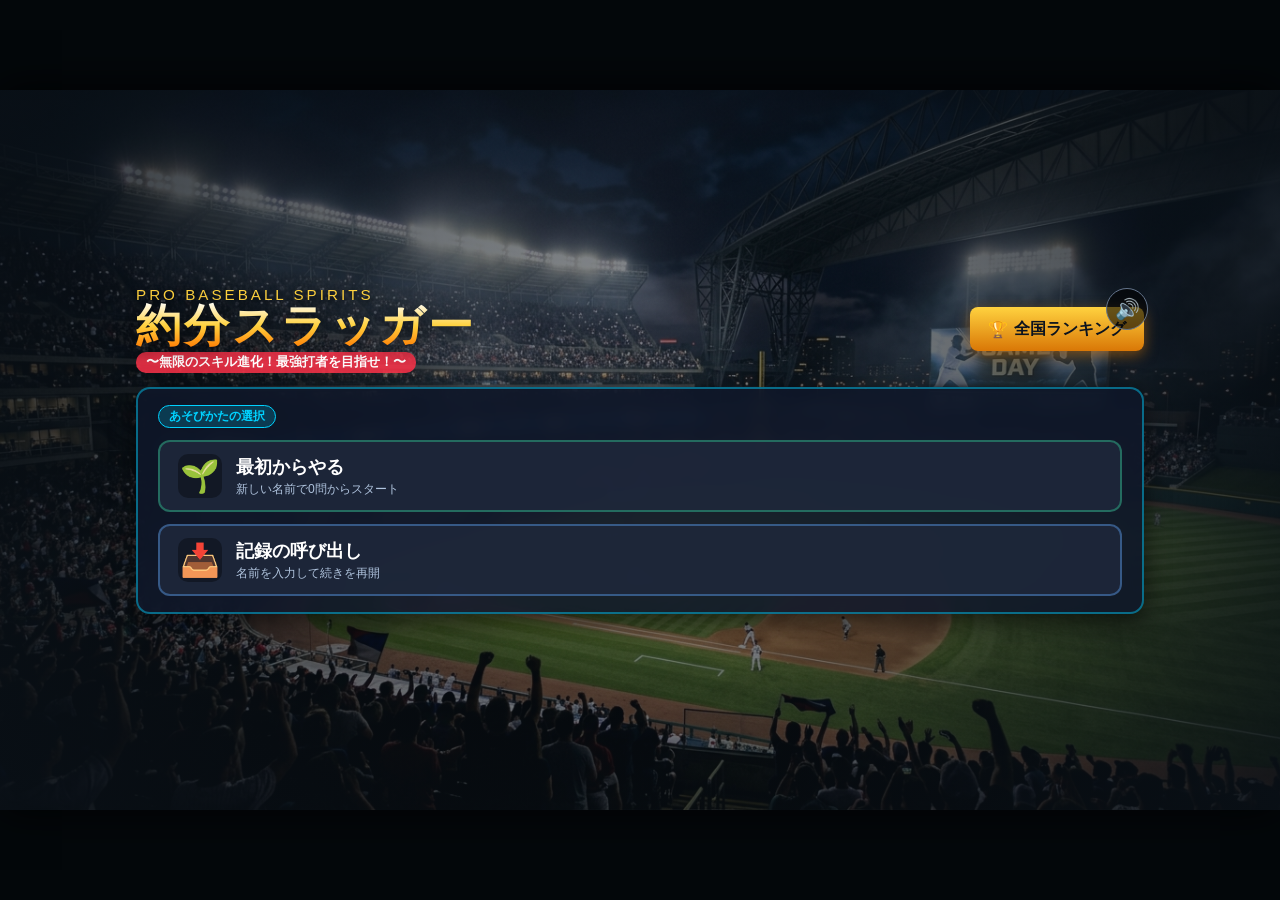
<file: index.html>
<!DOCTYPE html>
<html lang="ja">
<head>
  <meta charset="UTF-8">
  <meta name="viewport" content="width=device-width, initial-scale=1.0, maximum-scale=1.0, user-scalable=no">
  <title>プロベースボール・スピリッツ：約分スラッガー 果てなき育成ロード</title>
  <link rel="stylesheet" href="style.css">
</head>
<body>
  <div id="app-container">

    <!-- ⚡ フィーバーオーバーレイ -->
    <div id="fever-overlay" class="fever-screen-glow"></div>

    <!-- ホームラン演出カットイン -->
    <div id="homerun-cutin" class="homerun-modal hide">
      <div class="homerun-content">
        <img src="assets/homerun_blast.jpg" alt="ホームラン！" class="homerun-img">
        <div class="homerun-banner">
          <div class="homerun-text-sub">JACKPOT SLAM!</div>
          <div class="homerun-text-main" id="cutin-title">特大ホームラン！！</div>
          <div class="homerun-bonus-pts" id="cutin-stat-up">約分せいかい！ 通算本塁打 UP!</div>
        </div>
      </div>
    </div>

    <!-- 紙吹雪Canvas -->
    <canvas id="confetti-canvas"></canvas>

    <!-- ==================== 1. タイトル画面（ワイド横長レイアウト） ==================== -->
    <section id="screen-title" class="screen active">
      <div class="title-bg-wrapper">
        <img src="assets/bg_stadium.jpg" alt="スタジアム" class="title-bg">
        <div class="title-vignette"></div>
      </div>

      <div class="title-content-wide">
        <!-- 上部横長ヘッダー：タイトルロゴ＆全国ランキング＆音量ボタン -->
        <div class="title-top-bar-wide">
          <div class="title-logo-block">
            <span class="logo-sub-wide">PRO BASEBALL SPIRITS</span>
            <h1 class="logo-main-wide">約分スラッガー</h1>
            <span class="logo-tag-wide">〜無限のスキル進化！最強打者を目指せ！〜</span>
          </div>
          <div class="title-top-btns">
            <button id="btn-title-ranking" class="btn btn-gold">
              <span class="btn-icon">🏆</span> 全国ランキング
            </button>
            <button id="btn-mute" class="btn-mute" title="おとのON/OFF">🔊</button>
          </div>
        </div>

        <!-- メインエリア：ワイドグリッド -->
        <div class="title-grid-wide" id="title-grid-wide">
          <!-- 前回の続きカード（本体にデータが残っている場合のみ表示） -->
          <div id="resume-box" class="title-card-wide resume-card-wide hide">
            <div class="card-tag-row">
              <span class="badge-tag-green">前回のセーブデータ</span>
              <span class="player-rank-badge" id="resume-rank">D</span>
            </div>
            <div class="resume-hero-name" id="resume-name">選手名</div>
            <div class="resume-stats-strip">
              <div class="rst-item"><span class="rst-lbl">正解数</span><strong id="resume-solved-count">0</strong>問</div>
              <div class="rst-item"><span class="rst-lbl">本塁打</span><strong id="resume-hr-count">0</strong>本</div>
              <div class="rst-item"><span class="rst-lbl">最長飛距離</span><strong id="resume-dist-count">0</strong>m</div>
            </div>
            <button id="btn-resume-start" class="btn btn-primary btn-pulse btn-resume-cta">
              <span>▶ このつづきから遊ぶ！</span>
            </button>
          </div>

          <!-- 2大選択カード：「最初からやる」と「記録の呼び出し」 -->
          <div class="title-card-wide options-card-wide">
            <div class="card-tag-row">
              <span class="badge-tag-blue">あそびかたの選択</span>
            </div>
            <div class="options-btn-pair">
              <!-- ボタン1: 最初からやる -->
              <button id="btn-choice-new" class="opt-choice-btn btn-opt-new">
                <div class="opt-icon">🌱</div>
                <div class="opt-info">
                  <span class="opt-title">最初からやる</span>
                  <span class="opt-desc">新しい名前で0問からスタート</span>
                </div>
              </button>

              <!-- ボタン2: 記録の呼び出し -->
              <button id="btn-choice-load" class="opt-choice-btn btn-opt-load">
                <div class="opt-icon">📥</div>
                <div class="opt-info">
                  <span class="opt-title">記録の呼び出し</span>
                  <span class="opt-desc">名前を入力して続きを再開</span>
                </div>
              </button>
            </div>
          </div>
        </div>
      </div>
    </section>

    <!-- ==================== モーダル: 最初からやる ==================== -->
    <div id="modal-start-new" class="modal-card-overlay hide">
      <div class="modal-dialog-box">
        <div class="modal-dialog-header">
          <h3>🌱 最初からやる</h3>
          <button id="btn-close-modal-new" class="modal-close-btn" title="とじる">✕</button>
        </div>
        <div class="modal-dialog-body">
          <p class="dialog-instruction">新しい選手名（なまえ）をいれてね：</p>
          <input type="text" id="input-new-player-name" maxlength="10" placeholder="せんしゅめい（10文字まで）" autocomplete="off">
          <p class="dialog-hint">※最初に入力した名前でセーブされ、いつでも続きから遊べます。</p>
          <div class="dialog-actions">
            <button id="btn-confirm-new-start" class="btn btn-primary btn-pulse">
              <span>0問からスタート！ ▶</span>
            </button>
          </div>
        </div>
      </div>
    </div>

    <!-- ==================== モーダル: 記録の呼び出し ==================== -->
    <div id="modal-start-load" class="modal-card-overlay hide">
      <div class="modal-dialog-box">
        <div class="modal-dialog-header">
          <h3>📥 記録の呼び出し</h3>
          <button id="btn-close-modal-load" class="modal-close-btn" title="とじる">✕</button>
        </div>
        <div class="modal-dialog-body">
          <p class="dialog-instruction">とうろくした選手名を入力してね：</p>
          <input type="text" id="input-load-player-name" maxlength="10" placeholder="とうろくした選手名" autocomplete="off">
          <p class="dialog-hint">※前回の正解数・ホームラン・飛距離を呼び出して再開します。</p>
          <div class="dialog-actions">
            <button id="btn-confirm-load-start" class="btn btn-secondary">
              <span>呼び出してスタート！ ▶</span>
            </button>
          </div>
        </div>
      </div>
    </div>

    <!-- ==================== 3. 試合（エンドレス育成）画面 ==================== -->
    <section id="screen-game" class="screen hide">
      <div class="game-bg-wrapper">
        <img src="assets/pitcher_duel.jpg" alt="ピッチャー対決" class="game-bg">
        <div class="game-bg-overlay"></div>
      </div>

      <!-- 上部スコアボード＆選手能力バー -->
      <div class="scoreboard-bar">
        <!-- 選手名＆ランク＆自慢スキル -->
        <div class="player-identity-box">
          <div class="player-rank-badge" id="hud-player-rank">D</div>
          <div class="player-name-wrap">
            <div class="player-name-skill-row">
              <span class="hud-player-name" id="hud-player-name">選手名</span>
              <span class="hud-proud-skill" id="hud-proud-skill">【期待の新人】</span>
            </div>
            <span class="hud-rank-next" id="hud-rank-next">次のランクまで あと 50問</span>
          </div>
        </div>

        <!-- 通算せいかい数（何問解いたか） -->
        <div class="solved-counter-box">
          <span class="counter-label">通算せいかい</span>
          <span class="counter-val"><strong id="hud-total-solved">0</strong> <small>問</small></span>
          <span class="session-gain" id="hud-session-gain">(+0)</span>
        </div>

        <!-- ストライクランプ＆走者 -->
        <div class="stadium-count-box">
          <div class="strike-lights">
            <span class="strike-label">S</span>
            <span class="strike-dot" id="strike-1"></span>
            <span class="strike-dot" id="strike-2"></span>
          </div>
          <div class="runner-bases">
            <div id="base-2" class="base base-2"></div>
            <div id="base-3" class="base base-3"></div>
            <div id="base-1" class="base base-1"></div>
          </div>
        </div>

        <!-- 選手ステータス（弾道・ミート・パワー・HR） -->
        <div class="stat-capsules">
          <div class="stat-cap">
            <span class="cap-lbl">弾道</span>
            <span class="cap-val" id="hud-trajectory">1</span>
          </div>
          <div class="stat-cap">
            <span class="cap-lbl">ミート</span>
            <span class="cap-val" id="hud-meet">E 40</span>
          </div>
          <div class="stat-cap">
            <span class="cap-lbl">パワー</span>
            <span class="cap-val" id="hud-power">E 40</span>
          </div>
          <div class="stat-cap stat-hr">
            <span class="cap-lbl">本塁打</span>
            <span class="cap-val" id="hud-hr">0本</span>
          </div>
        </div>

        <!-- 💾 いつでも休憩・セーブボタン -->
        <button id="btn-save-rest" class="btn btn-save-rest" title="進捗をセーブして休憩する">
          <span>💾 きゅうけい</span>
        </button>
      </div>

      <!-- 実況アナウンステロップ -->
      <div id="announcer-box" class="announcer-box">
        <span class="announcer-icon">📢</span>
        <span id="announcer-text" class="announcer-text">上も下も割れる公約数を選んでスイング！</span>
      </div>

      <!-- メインエリア：左右分割レイアウト -->
      <div class="game-main-split">
        <!-- 左側：打席＆約分ノートゾーン -->
        <div class="battle-left-zone">
          <div class="pitch-header">
            <span class="pitch-speed" id="pitch-speed">150 km/h</span>
            <span class="pitch-badge" id="yakubun-badge">約分せよ！</span>
          </div>

          <!-- 教科書風・約分ステップノート（約分しきった分数を大きく表示！） -->
          <div class="fraction-notebook" id="fraction-notebook">
            <div class="step-card" id="step-0">
              <div class="step-tag">投球された数</div>
              <div class="fraction-display">
                <div class="num-wrapper"><span class="fraction-num" id="display-num">18</span></div>
                <div class="fraction-line"></div>
                <div class="den-wrapper"><span class="fraction-den" id="display-den">24</span></div>
              </div>
            </div>
            <div class="step-history" id="step-history"></div>
          </div>

          <!-- 途中約分の応援メッセージ -->
          <div id="step-hint-box" class="step-hint-box hide">
            <span id="step-hint-text">ナイスヒット！まだ割れるぞ！次は何で割る？</span>
          </div>
        </div>

        <!-- 右側：2〜20のわる数ボタングリッド（連打防止ロック機能付き） -->
        <div class="keypad-right-zone">
          <div class="palette-header">
            <span class="palette-title">⚾ 何でわる？（公約数をタップ！）</span>
          </div>
          <div class="divisor-grid" id="divisor-grid">
            <button class="div-btn" data-val="2">÷ 2</button>
            <button class="div-btn" data-val="3">÷ 3</button>
            <button class="div-btn" data-val="4">÷ 4</button>
            <button class="div-btn" data-val="5">÷ 5</button>
            <button class="div-btn" data-val="6">÷ 6</button>
            <button class="div-btn" data-val="7">÷ 7</button>
            <button class="div-btn" data-val="8">÷ 8</button>
            <button class="div-btn" data-val="9">÷ 9</button>
            <button class="div-btn" data-val="10">÷ 10</button>
            <button class="div-btn" data-val="11">÷ 11</button>
            <button class="div-btn" data-val="12">÷ 12</button>
            <button class="div-btn" data-val="13">÷ 13</button>
            <button class="div-btn" data-val="14">÷ 14</button>
            <button class="div-btn" data-val="15">÷ 15</button>
            <button class="div-btn" data-val="16">÷ 16</button>
            <button class="div-btn" data-val="17">÷ 17</button>
            <button class="div-btn" data-val="18">÷ 18</button>
            <button class="div-btn" data-val="19">÷ 19</button>
            <button class="div-btn" data-val="20">÷ 20</button>
          </div>
        </div>
      </div>
    </section>

    <!-- ==================== 3.5 ご褒美バッティング（10問に1回・1球入魂）画面 ==================== -->
    <section id="screen-batting" class="screen hide">
      <!-- 背景カメラレイヤー 1: 打席視点（投手対決） -->
      <div id="batting-layer-batter" class="batting-layer active">
        <img src="assets/pitcher_duel.jpg" alt="スタジアム対決" class="batting-bg-img">
        <div class="batting-overlay"></div>
      </div>

      <!-- 背景カメラレイヤー 2: 実況中継カメラ視点（外野パノラマ・打球追尾） -->
      <div id="batting-layer-broadcast" class="batting-layer">
        <img id="batting-img-broadcast" src="assets/stadium_outfield_cam.jpg" alt="外野中継カメラ" class="batting-bg-img broadcast-cam">
        <div class="batting-overlay"></div>
      </div>

      <!-- インパクト時の閃光フラッシュ -->
      <div id="batting-impact-flash"></div>

      <!-- バッティング描画Canvas -->
      <canvas id="batting-canvas"></canvas>

      <!-- 上部ご褒美バー -->
      <div class="batting-header-bar">
        <span class="batting-reward-badge">🌟 10問達成ご褒美！</span>
        <span class="batting-sub-msg" id="batting-status-text">絶好球が来るぞ！【1球入魂】スイング！</span>
        <span class="batting-power-badge" id="batting-player-stats-badge">ミート: E 40 / パワー: E 40</span>
      </div>

      <!-- 対決ライバル投手HUD（ランキング上位・実力派投手） -->
      <div id="batting-rival-card" class="batting-rival-card">
        <div class="rival-header-row">
          <span class="rival-tag">🔥 VS 相手投手</span>
          <span id="batting-rival-rank-badge" class="rival-rank-badge rank-s">S</span>
        </div>
        <div class="rival-info-main">
          <div class="rival-name-group">
            <span id="batting-rival-name" class="rival-name">わたなべ 投手</span>
            <span id="batting-rival-sub" class="rival-sub">全国2位 / 62本塁打</span>
          </div>
        </div>
        <div class="rival-stats-bar">
          <span class="rival-stat-item">MAX: <strong id="batting-rival-speed">156 km/h</strong></span>
          <span class="rival-stat-item">球種: <strong id="batting-rival-pitches">ストレート・フォーク</strong></span>
          <span class="rival-stat-item">制球: <strong id="batting-rival-control" class="rival-control-tag">4隅を突く</strong></span>
        </div>
      </div>

      <!-- 投球時の球種ポップアップテロップ -->
      <div id="batting-pitch-callout" class="batting-pitch-callout">
        <span id="batting-pitch-callout-type" class="pitch-type-text">⚡ 156km/h 剛速球！</span>
      </div>

      <!-- 飛距離リアルタイムメーターHUD -->
      <div id="batting-meter-hud" class="batting-meter-hud">
        <span>🚀 飛距離:</span>
        <span id="batting-meter-val" class="meter-val">0m</span>
      </div>

      <!-- 実況テロップ -->
      <div id="batting-broadcast-ticker" class="batting-broadcast-ticker">
        <div class="ticker-badge">🎙️ 実況</div>
        <div id="batting-ticker-text" class="ticker-text">打ったぁぁぁー！大きい！レフトへ！</div>
      </div>

      <!-- ホームランポップアップ -->
      <div id="batting-homerun-popup" class="batting-homerun-popup">
        <div class="hr-big-title">特大ホームラン！！</div>
        <div class="hr-dist" id="batting-hr-dist-text">推定飛距離 145m！</div>
      </div>

      <!-- 対戦相手ルーレット（スロット抽選）モーダル -->
      <div id="batting-roulette-modal" class="batting-roulette-modal hide">
        <div class="roulette-container">
          <div class="roulette-header">
            <span class="roulette-title-badge">🎰 MATCHUP ROULETTE 🎰</span>
            <h2 class="roulette-title">対戦相手を抽選中！</h2>
          </div>

          <div class="roulette-window-wrapper">
            <div class="roulette-pointer left">▶</div>
            <div class="roulette-pointer right">◀</div>
            <div class="roulette-target-frame"></div>
            <div id="roulette-reel-window" class="roulette-reel-window">
              <div id="roulette-reel-strip" class="roulette-reel-strip">
                <!-- 動的に生成されるライバル投手カード一覧 -->
              </div>
            </div>
          </div>

          <!-- 手動STOPボタン（子どもたちがタップして止められる） -->
          <div class="roulette-action-area">
            <button id="btn-roulette-stop" class="btn-roulette-stop" type="button">
              <span class="stop-icon">🛑</span> STOP!!
            </button>
            <div class="roulette-tip">※ タップでSTOP！ または自動で止まります</div>
          </div>
        </div>

        <!-- 決定時のインパクトカード（ズームアップ＆フラッシュ） -->
        <div id="roulette-decided-card" class="roulette-decided-card hide">
          <div class="decided-badge">🔥 対戦相手決定！ 🔥</div>
          <div class="decided-pitcher-box">
            <div class="decided-header-row">
              <span class="decided-tag">相手投手</span>
              <span id="roulette-decided-rank" class="rival-rank-badge rank-s">S</span>
            </div>
            <div class="decided-name-row">
              <div id="roulette-decided-name" class="decided-name">稜久くん 投手</div>
              <div id="roulette-decided-sub" class="decided-sub">全国1位 / 89本塁打</div>
            </div>
            <div class="decided-stats-row">
              <span>MAX: <strong id="roulette-decided-speed">164 km/h</strong></span>
              <span>球種: <strong id="roulette-decided-pitches">火の玉ストレート・フォーク</strong></span>
            </div>
          </div>
          <div class="decided-playball-text">PLAY BALL !!</div>
        </div>
      </div>

      <!-- タブレット・スマホ用特大スイングボタン -->
      <button id="btn-batting-swing-touch" class="btn-batting-touch" tabindex="-1">
        <span>打つ！</span>
        <span class="touch-sub">SWING</span>
      </button>

      <!-- ガイド案内 -->
      <div class="batting-guide-tip">
        💻 PC: <strong>マウスで狙って [スペース] か [クリック]</strong> | 📱 タブレット: <strong>ドラッグで狙って [打つ！]</strong>
      </div>
    </section>

    <!-- ==================== 4. リザルト（セーブ完了・選手カード）画面 ==================== -->
    <section id="screen-result" class="screen hide">
      <div class="result-card player-card-style">
        <div class="result-header">
          <img src="assets/trophy_mvp.jpg" alt="MVPトロフィー" class="result-trophy-img">
          <div class="result-title-group">
            <div class="game-set-badge">PROGRESS SAVED</div>
            <h2 class="result-title">きゅうけい・選手データセーブ完了</h2>
            <div class="result-player-name-row">
              <span class="result-player-name" id="res-player-name">選手名（固定）</span>
              <span class="primary-skill-tag" id="res-proud-skill">🌟 【期待の新人】</span>
            </div>
          </div>
          <div class="final-rank-circle" id="res-final-rank">D</div>
        </div>

        <!-- 通算成果サマリー -->
        <div class="solved-progress-summary">
          <div class="progress-col">
            <span class="p-lbl">今回といた問数</span>
            <span class="p-val highlight-green" id="res-session-gain">+0 問</span>
          </div>
          <div class="progress-col">
            <span class="p-lbl">通算せいかい数</span>
            <span class="p-val highlight-gold" id="res-total-solved">0 問</span>
          </div>
          <div class="progress-col">
            <span class="p-lbl">次の目標まで</span>
            <span class="p-val" id="res-next-remain">あと 50 問</span>
          </div>
        </div>

        <!-- 選手能力カード -->
        <div class="player-ability-card">
          <div class="ability-row">
            <div class="stat-box">
              <span class="stat-lbl">弾道</span>
              <span class="stat-grade" id="res-trajectory">1</span>
              <span class="stat-name-sub" id="res-trajectory-name">グラウンダー</span>
            </div>
            <div class="stat-box">
              <span class="stat-lbl">ミート</span>
              <span class="stat-grade highlight-blue" id="res-meet-grade">E</span>
              <span class="stat-num" id="res-meet-num">40</span>
            </div>
            <div class="stat-box">
              <span class="stat-lbl">パワー</span>
              <span class="stat-grade highlight-gold" id="res-power-grade">E</span>
              <span class="stat-num" id="res-power-num">40</span>
            </div>
          </div>

          <div class="stats-summary-row">
            <div class="sum-item">通算本塁打: <strong id="res-hr-count">0</strong> 本</div>
            <div class="sum-item">自己最長飛距離: <strong id="res-max-dist" style="color:var(--gold);">0</strong> m</div>
            <div class="sum-item">通算総飛距離: <strong id="res-total-dist" style="color:var(--accent-blue);">0</strong> m</div>
            <div class="sum-item">通算安打: <strong id="res-hit-count">0</strong> 本</div>
            <div class="sum-item">通算三振: <strong id="res-so-count">0</strong> 回</div>
          </div>

          <div class="special-abilities-wrap">
            <span class="skills-label">獲得した能力・称号（全スキル）：</span>
            <div class="skills-tags" id="res-special-skills"></div>
          </div>
        </div>

        <!-- スプレッドシート登録状況 -->
        <div id="register-status" class="register-status-box">
          <span class="status-icon">📡</span>
          <span id="register-msg">スプレッドシートに上書き記録完了！</span>
        </div>

        <!-- ボタン群 -->
        <div class="result-buttons">
          <button id="btn-continue" class="btn btn-primary btn-pulse">
            <span class="btn-icon">⚾</span> つづけて練習する！
          </button>
          <button id="btn-result-ranking" class="btn btn-secondary">
            <span class="btn-icon">🏆</span> 全国ランキングで自慢する！
          </button>
          <button id="btn-back-title" class="btn btn-outline">
            <span class="btn-icon">🏠</span> タイトルへもどる
          </button>
        </div>
      </div>
    </section>

    <!-- ==================== 5. ランキングモーダル（自慢スタジアム） ==================== -->
    <section id="screen-ranking" class="screen hide">
      <div class="modal-card ranking-modal">
        <div class="ranking-header">
          <h2>🏆 全国スラッガーランキング</h2>
          <div class="ranking-sub">全国のライバルに自慢のスキルとホームラン記録を見せつけろ！</div>
          <!-- ランキング切り替えタブ（問数 / 最長飛距離 / ホームラン数） -->
          <div class="ranking-nav-tabs" id="ranking-nav-tabs">
            <button class="rank-tab-btn active" data-tab="score">📚 正解問数</button>
            <button class="rank-tab-btn" data-tab="distance">🚀 最長飛距離</button>
            <button class="rank-tab-btn" data-tab="homerun">⚾ ホームラン数</button>
          </div>
        </div>

        <div id="ranking-offline-alert" class="offline-alert hide">
          📴 オフラインのためランキングを表示できません。インターネット接続を確認してください。
        </div>

        <!-- あなたの自慢カード（ランキング上部に特大表示） -->
        <div id="my-rank-card" class="my-rank-card hide">
          <div class="my-rank-top">
            <span class="my-rank-badge" id="my-rank-badge">あなた: 第 - 位</span>
            <div class="my-rank-name-wrap">
              <span id="my-rank-name">--</span>
              <span class="player-rank-badge" id="my-rank-grade">D</span>
            </div>
            <div class="my-rank-score-wrap">
              <span class="my-rank-score" id="my-rank-score">0 問</span>
            </div>
          </div>
          <div class="my-rank-skill-row">
            <span class="skill-intro-lbl">🌟 あなたの自慢スキル:</span>
            <span class="primary-skill-tag" id="my-rank-skill">【期待の新人】</span>
          </div>
          <div class="my-rank-stats-row" id="my-rank-stats">
            弾道: グラウンダー / ミート: E 40 / パワー: E 40
          </div>
        </div>

        <div class="ranking-list-wrap">
          <table class="ranking-table">
            <thead>
              <tr>
                <th style="width: 14%;">順位</th>
                <th style="width: 60%;">選手 ＆ 自慢の記録</th>
                <th id="th-ranking-metric" style="width: 26%; text-align: right;">通算問数</th>
              </tr>
            </thead>
            <tbody id="ranking-tbody"></tbody>
          </table>
          <div id="ranking-loading" class="ranking-loading">読み込み中...</div>
        </div>

        <button id="btn-ranking-close" class="btn btn-primary">とじる</button>
      </div>
    </section>

  </div>

  <script src="sound.js"></script>
  <script src="api.js"></script>
  <script src="main.js"></script>
</body>
</html>
</file>
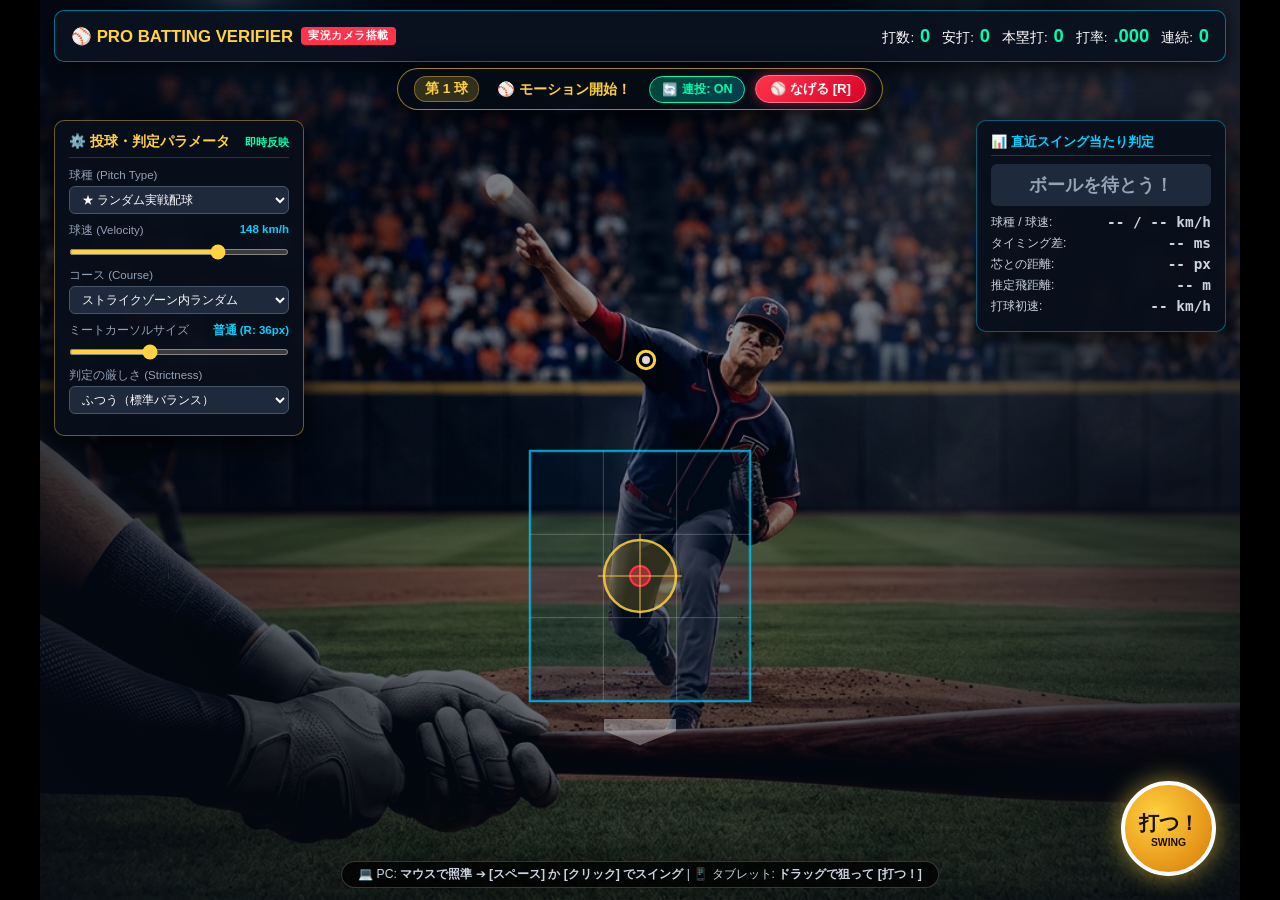
<file: batting.html>
<!DOCTYPE html>
<html lang="ja">
<head>
  <meta charset="UTF-8">
  <meta name="viewport" content="width=device-width, initial-scale=1.0, maximum-scale=1.0, user-scalable=no">
  <title>プロスピ風 バッティング独立検証プロトタイプ ⚾🔥</title>
  <style>
    :root {
      --gold: #ffd23f;
      --accent-blue: #00d2ff;
      --accent-red: #ff334b;
      --accent-green: #00ffaa;
      --bg-dark: #070d18;
    }

    * { box-sizing: border-box; user-select: none; margin: 0; padding: 0; }

    html, body {
      width: 100%;
      height: 100%;
      overflow: hidden;
      background: #000;
      font-family: 'Segoe UI', 'Hiragino Sans', 'Meiryo', sans-serif;
      color: #fff;
    }

    #app-container {
      position: relative;
      width: 100%;
      height: 100%;
      max-width: 1200px;
      margin: 0 auto;
      background: var(--bg-dark);
      overflow: hidden;
      box-shadow: 0 0 40px rgba(0, 0, 0, 0.9);
    }

    /* 画面シェイクアニメーション（着弾時の衝撃） */
    @keyframes screenShake {
      0% { transform: translate(0, 0); }
      15% { transform: translate(-8px, 8px) rotate(-0.5deg); }
      30% { transform: translate(8px, -7px) rotate(0.5deg); }
      45% { transform: translate(-6px, 5px); }
      60% { transform: translate(6px, -4px); }
      75% { transform: translate(-3px, 2px); }
      100% { transform: translate(0, 0); }
    }

    #app-container.shake {
      animation: screenShake 0.45s cubic-bezier(0.36, 0.07, 0.19, 0.97) both;
    }

    /* 背景スタジアム（2つのカメラレイヤー） */
    .stadium-layer {
      position: absolute;
      top: 0; left: 0; width: 100%; height: 100%;
      transition: opacity 0.35s ease;
      opacity: 0;
      pointer-events: none;
      z-index: 1;
      overflow: hidden;
    }

    .stadium-layer.active {
      opacity: 1;
    }

    .stadium-img {
      position: absolute;
      top: 0; left: 0; width: 100%; height: 100%;
      object-fit: cover;
      filter: brightness(0.7) contrast(1.1);
      transition: transform 0.4s ease-out;
    }

    /* 中継カメラ用のダイナミック・パン */
    .stadium-img.broadcast-cam {
      filter: brightness(0.85) contrast(1.15);
      transform: scale(1.05);
    }

    .stadium-overlay {
      position: absolute;
      top: 0; left: 0; width: 100%; height: 100%;
      background: radial-gradient(circle at 50% 40%, rgba(0, 30, 70, 0.15) 0%, rgba(5, 10, 20, 0.85) 100%);
      z-index: 2;
    }

    /* インパクト時の閃光フラッシュ */
    #impact-flash {
      position: absolute;
      top: 0; left: 0; width: 100%; height: 100%;
      background: #ffffff;
      opacity: 0;
      pointer-events: none;
      z-index: 45;
      transition: opacity 0.25s ease-out;
    }

    #impact-flash.flash {
      opacity: 0.92;
      transition: none;
    }

    /* ゲームCanvas */
    #game-canvas {
      position: absolute;
      top: 0; left: 0; width: 100%; height: 100%;
      z-index: 5;
      cursor: crosshair;
      touch-action: none;
    }

    /* HUD ヘッダー */
    .hud-header {
      position: absolute;
      top: 10px; left: 14px; right: 14px;
      height: 52px;
      z-index: 20;
      display: flex;
      align-items: center;
      justify-content: space-between;
      background: rgba(10, 18, 32, 0.92);
      border: 1.5px solid rgba(0, 210, 255, 0.5);
      border-radius: 10px;
      padding: 0 16px;
      box-shadow: 0 4px 20px rgba(0, 0, 0, 0.7);
    }

    .hud-title {
      font-size: 1.05rem;
      font-weight: 900;
      color: var(--gold);
      display: flex;
      align-items: center;
      gap: 8px;
    }

    .hud-badge {
      font-size: 0.68rem;
      background: var(--accent-red);
      color: #fff;
      padding: 2px 7px;
      border-radius: 4px;
      letter-spacing: 0.5px;
    }

    .hud-stats {
      display: flex;
      align-items: center;
      gap: 12px;
      font-size: 0.85rem;
    }

    .hud-stat-item strong {
      color: var(--accent-green);
      font-size: 1.15rem;
      margin-left: 2px;
    }

    /* 中央ステータス・ピッチバー（連投コントロール） */
    .pitch-status-bar {
      position: absolute;
      top: 68px; left: 50%;
      transform: translateX(-50%);
      z-index: 22;
      display: flex;
      align-items: center;
      gap: 10px;
      background: rgba(6, 12, 22, 0.92);
      border: 1.5px solid rgba(255, 210, 63, 0.6);
      border-radius: 30px;
      padding: 6px 16px;
      box-shadow: 0 6px 25px rgba(0, 0, 0, 0.75);
      backdrop-filter: blur(6px);
      white-space: nowrap;
    }

    .pitch-count-badge {
      font-size: 0.85rem;
      font-weight: bold;
      color: var(--gold);
      background: rgba(255, 210, 63, 0.18);
      padding: 3px 10px;
      border-radius: 12px;
      border: 1px solid rgba(255, 210, 63, 0.4);
    }

    .pitch-state-text {
      font-size: 0.9rem;
      font-weight: 800;
      color: #fff;
      min-width: 150px;
      text-align: center;
    }

    .btn-bar {
      background: #1e293b;
      color: #cbd5e1;
      border: 1px solid #475569;
      border-radius: 16px;
      padding: 4px 12px;
      font-size: 0.78rem;
      font-weight: bold;
      cursor: pointer;
      display: flex;
      align-items: center;
      gap: 4px;
      transition: all 0.15s;
    }

    .btn-bar:hover {
      background: #334155;
      color: #fff;
    }

    .btn-bar.active {
      background: linear-gradient(135deg, rgba(0, 255, 170, 0.25), rgba(0, 210, 255, 0.25));
      border-color: var(--accent-green);
      color: var(--accent-green);
    }

    .btn-throw-fast {
      background: linear-gradient(135deg, #ff334b, #d90429);
      color: #fff;
      border: 1.5px solid #ff758f;
      border-radius: 16px;
      padding: 4px 14px;
      font-size: 0.82rem;
      font-weight: 900;
      cursor: pointer;
      box-shadow: 0 0 12px rgba(255, 51, 75, 0.5);
      transition: transform 0.1s;
    }

    .btn-throw-fast:active {
      transform: scale(0.95);
    }

    /* リアルタイム調整パネル（画面左側） */
    .control-panel {
      position: absolute;
      top: 120px; left: 14px;
      width: 250px;
      max-height: calc(100% - 135px);
      overflow-y: auto;
      z-index: 25;
      background: rgba(8, 14, 26, 0.94);
      border: 1.5px solid rgba(255, 210, 63, 0.4);
      border-radius: 10px;
      padding: 12px 14px;
      box-shadow: 0 8px 30px rgba(0, 0, 0, 0.85);
      backdrop-filter: blur(6px);
      transition: transform 0.25s ease, opacity 0.25s ease;
    }

    .panel-toggle-btn {
      position: absolute;
      top: 120px; left: 14px;
      z-index: 24;
      background: rgba(8, 14, 26, 0.9);
      border: 1.5px solid var(--gold);
      color: var(--gold);
      border-radius: 8px;
      padding: 6px 10px;
      font-size: 0.8rem;
      font-weight: bold;
      cursor: pointer;
      box-shadow: 0 4px 15px rgba(0,0,0,0.6);
      display: none;
    }

    .panel-title {
      font-size: 0.85rem;
      font-weight: bold;
      color: var(--gold);
      border-bottom: 1px solid rgba(255, 255, 255, 0.15);
      padding-bottom: 6px;
      margin-bottom: 10px;
      display: flex;
      justify-content: space-between;
      align-items: center;
    }

    .panel-group { margin-bottom: 9px; }
    .panel-lbl {
      font-size: 0.72rem;
      color: #94a3b8;
      display: flex;
      justify-content: space-between;
      margin-bottom: 3px;
    }
    .panel-lbl span.val { color: var(--accent-blue); font-weight: bold; }

    .panel-select, .panel-range {
      width: 100%;
      background: #1e293b;
      color: #fff;
      border: 1px solid #475569;
      border-radius: 6px;
      padding: 5px 8px;
      font-size: 0.78rem;
      outline: none;
    }
    .panel-range { accent-color: var(--gold); padding: 0; height: 6px; }

    /* 直近の当たり判定モニター（画面右側） */
    .judge-monitor {
      position: absolute;
      top: 120px; right: 14px;
      width: 250px;
      z-index: 25;
      background: rgba(8, 14, 26, 0.94);
      border: 1.5px solid rgba(0, 210, 255, 0.4);
      border-radius: 10px;
      padding: 12px 14px;
      box-shadow: 0 8px 30px rgba(0, 0, 0, 0.85);
      pointer-events: none;
      backdrop-filter: blur(6px);
      transition: opacity 0.25s ease;
    }

    .monitor-title {
      font-size: 0.82rem;
      font-weight: bold;
      color: var(--accent-blue);
      border-bottom: 1px solid rgba(255, 255, 255, 0.15);
      padding-bottom: 4px;
      margin-bottom: 8px;
    }

    .result-banner {
      padding: 8px 10px;
      border-radius: 6px;
      text-align: center;
      font-size: 1.1rem;
      font-weight: 900;
      margin-bottom: 8px;
      background: #1e293b;
      color: #94a3b8;
      border: 1.5px solid transparent;
      transition: all 0.25s;
    }

    .result-banner.homerun {
      background: linear-gradient(135deg, rgba(255, 210, 63, 0.35), rgba(255, 51, 75, 0.35));
      border-color: var(--gold);
      color: var(--gold);
      text-shadow: 0 0 12px var(--gold);
    }

    .result-banner.hit {
      background: rgba(0, 255, 170, 0.25);
      border-color: var(--accent-green);
      color: var(--accent-green);
    }

    .result-banner.strike {
      background: rgba(255, 51, 75, 0.25);
      border-color: var(--accent-red);
      color: #ff8896;
    }

    .monitor-row {
      display: flex;
      justify-content: space-between;
      font-size: 0.75rem;
      margin-bottom: 4px;
      color: #cbd5e1;
    }

    .monitor-row strong { font-family: monospace; font-size: 0.9rem; }

    /* 🎙️ プロ野球実況テロップ（画面下部） */
    .broadcast-ticker {
      position: absolute;
      bottom: 22px; left: 50%;
      transform: translateX(-50%) translateY(20px);
      z-index: 38;
      background: linear-gradient(90deg, rgba(185, 28, 28, 0.94), rgba(220, 38, 38, 0.94));
      border: 2px solid var(--gold);
      border-radius: 10px;
      padding: 8px 22px;
      display: flex;
      align-items: center;
      gap: 12px;
      box-shadow: 0 6px 30px rgba(0, 0, 0, 0.85);
      opacity: 0;
      pointer-events: none;
      transition: all 0.28s cubic-bezier(0.175, 0.885, 0.32, 1.275);
      max-width: 90%;
      white-space: nowrap;
    }

    .broadcast-ticker.show {
      opacity: 1;
      transform: translateX(-50%) translateY(0);
    }

    .ticker-badge {
      background: var(--gold);
      color: #000;
      font-weight: 900;
      font-size: 0.8rem;
      padding: 3px 8px;
      border-radius: 5px;
      letter-spacing: 1px;
    }

    .ticker-text {
      color: #ffffff;
      font-weight: 900;
      font-size: 1.2rem;
      letter-spacing: 0.5px;
      text-shadow: 0 2px 5px rgba(0, 0, 0, 0.85);
    }

    /* 🚀 弾道飛距離メーターHUD */
    .flight-meter-hud {
      position: absolute;
      top: 125px; left: 50%;
      transform: translateX(-50%);
      z-index: 36;
      background: rgba(6, 12, 24, 0.88);
      border: 2px solid var(--gold);
      border-radius: 30px;
      padding: 6px 24px;
      font-size: 1.35rem;
      font-weight: 900;
      color: var(--gold);
      display: none;
      align-items: center;
      gap: 10px;
      box-shadow: 0 0 25px rgba(255, 210, 63, 0.6);
      backdrop-filter: blur(6px);
    }

    .flight-meter-hud.show {
      display: flex;
    }

    .meter-val {
      font-family: 'Segoe UI', monospace;
      font-size: 1.6rem;
      color: #ffffff;
      text-shadow: 0 0 10px var(--gold);
    }

    /* タブレット向け特大スイングボタン（画面右下） */
    .btn-touch-swing {
      position: absolute;
      bottom: 24px; right: 24px;
      width: 95px;
      height: 95px;
      border-radius: 50%;
      background: radial-gradient(circle at 35% 35%, #ffd23f, #d97706);
      border: 4px solid #ffffff;
      color: #1a0f00;
      font-size: 1.25rem;
      font-weight: 900;
      display: flex;
      flex-direction: column;
      align-items: center;
      justify-content: center;
      box-shadow: 0 0 25px rgba(255, 210, 63, 0.6);
      cursor: pointer;
      z-index: 30;
      transition: transform 0.1s;
      outline: none;
    }

    .btn-touch-swing:active {
      transform: scale(0.92);
      box-shadow: 0 0 15px rgba(255, 210, 63, 0.9);
    }

    .touch-sub { font-size: 0.65rem; font-weight: bold; }

    /* ガイド案内 */
    .guide-tip {
      position: absolute;
      bottom: 12px; left: 50%;
      transform: translateX(-50%);
      background: rgba(0, 0, 0, 0.75);
      border: 1px solid rgba(255, 255, 255, 0.2);
      border-radius: 20px;
      padding: 4px 16px;
      font-size: 0.76rem;
      color: #cbd5e1;
      z-index: 20;
      pointer-events: none;
      white-space: nowrap;
      transition: opacity 0.2s;
    }

    /* ホームランポップアップ */
    .homerun-popup {
      position: absolute;
      top: 42%; left: 50%;
      transform: translate(-50%, -50%) scale(0.5);
      opacity: 0;
      z-index: 40;
      pointer-events: none;
      transition: all 0.35s cubic-bezier(0.175, 0.885, 0.32, 1.275);
      text-align: center;
    }

    .homerun-popup.show {
      transform: translate(-50%, -50%) scale(1);
      opacity: 1;
    }

    .hr-big-title {
      font-size: 3.4rem;
      font-weight: 900;
      color: var(--gold);
      text-shadow: 0 0 30px #ff334b, 0 0 60px #ffd23f;
      letter-spacing: 3px;
    }

    .hr-dist {
      font-size: 1.8rem;
      font-weight: bold;
      color: #ffffff;
      background: rgba(0, 0, 0, 0.85);
      padding: 6px 24px;
      border-radius: 10px;
      display: inline-block;
      margin-top: 8px;
      border: 2.5px solid var(--gold);
      box-shadow: 0 0 25px rgba(255, 210, 63, 0.7);
    }

    /* レスポンシブ調整（スマホ・タブレット向け） */
    @media (max-width: 820px) {
      .hud-title span { font-size: 0.85rem; }
      .hud-stats { gap: 8px; font-size: 0.75rem; }
      .hud-stat-item strong { font-size: 0.95rem; }

      .pitch-status-bar {
        top: 66px;
        padding: 4px 10px;
        gap: 6px;
      }
      .pitch-count-badge { font-size: 0.75rem; padding: 2px 6px; }
      .pitch-state-text { font-size: 0.78rem; min-width: 110px; }
      .btn-bar { font-size: 0.7rem; padding: 3px 8px; }
      .btn-throw-fast { font-size: 0.72rem; padding: 3px 8px; }

      .panel-toggle-btn { display: block; }
      .control-panel {
        top: 160px;
        left: 10px;
        width: 220px;
        transform: translateX(-115%);
        opacity: 0;
        pointer-events: none;
      }
      .control-panel.open {
        transform: translateX(0);
        opacity: 1;
        pointer-events: auto;
      }

      .judge-monitor {
        top: auto;
        bottom: 24px;
        left: 14px;
        right: auto;
        width: 200px;
        padding: 8px 10px;
      }
      .result-banner { font-size: 0.95rem; padding: 5px; }
      .monitor-row { font-size: 0.68rem; margin-bottom: 2px; }

      .btn-touch-swing {
        width: 80px; height: 80px;
        bottom: 20px; right: 16px;
        font-size: 1.1rem;
      }

      .ticker-text { font-size: 0.95rem; }
      .hr-big-title { font-size: 2.3rem; }
      .hr-dist { font-size: 1.3rem; }
    }
  </style>
</head>
<body>
  <div id="app-container">
    <!-- 背景カメラレイヤー 1: 打席視点（投手対決） -->
    <div id="layer-batter" class="stadium-layer active">
      <img src="assets/pitcher_duel.jpg" alt="スタジアム対決" class="stadium-img">
      <div class="stadium-overlay"></div>
    </div>

    <!-- 背景カメラレイヤー 2: 実況中継カメラ視点（外野パノラマ・打球追尾） -->
    <div id="layer-broadcast" class="stadium-layer">
      <img id="img-broadcast" src="assets/stadium_outfield_cam.jpg" alt="外野中継カメラ" class="stadium-img broadcast-cam">
      <div class="stadium-overlay"></div>
    </div>

    <!-- インパクト時の閃光フラッシュ -->
    <div id="impact-flash"></div>

    <!-- ゲーム描画Canvas -->
    <canvas id="game-canvas"></canvas>

    <!-- HUD ヘッダー -->
    <header class="hud-header">
      <div class="hud-title">
        <span>⚾ PRO BATTING VERIFIER</span>
        <span class="hud-badge">実況カメラ搭載</span>
      </div>
      <div class="hud-stats">
        <div class="hud-stat-item">打数: <strong id="stat-atbats">0</strong></div>
        <div class="hud-stat-item">安打: <strong id="stat-hits">0</strong></div>
        <div class="hud-stat-item">本塁打: <strong id="stat-hrs">0</strong></div>
        <div class="hud-stat-item">打率: <strong id="stat-avg">.000</strong></div>
        <div class="hud-stat-item">連続: <strong id="stat-streak">0</strong></div>
      </div>
    </header>

    <!-- 中央ステータス・オート連投バー -->
    <div class="pitch-status-bar">
      <div id="pitch-count-badge" class="pitch-count-badge">第 1 球</div>
      <div id="pitch-state-text" class="pitch-state-text">準備中...</div>
      <button id="btn-toggle-auto" class="btn-bar active" title="自動でテンポよく次々投げます [P]">
        <span id="auto-icon">🔄</span> <span id="auto-text">連投: ON</span>
      </button>
      <button id="btn-throw-now" class="btn-throw-fast" title="今すぐ投球 [R]">
        ⚾ なげる [R]
      </button>
    </div>

    <!-- 🚀 飛距離リアルタイムメーターHUD（打球追尾中） -->
    <div id="flight-meter-hud" class="flight-meter-hud">
      <span>🚀 飛距離:</span>
      <span id="flight-meter-val" class="meter-val">0m</span>
    </div>

    <!-- 🎙️ プロ野球実況風テロップ -->
    <div id="broadcast-ticker" class="broadcast-ticker">
      <div class="ticker-badge">🎙️ 実況</div>
      <div id="ticker-text" class="ticker-text">打ったぁぁぁー！大きい！レフトへ！</div>
    </div>

    <!-- モバイル用設定トグルボタン -->
    <button id="btn-toggle-panel" class="panel-toggle-btn">⚙️ 設定</button>

    <!-- リアルタイム検証調整パネル -->
    <div id="control-panel" class="control-panel">
      <div class="panel-title">
        <span>⚙️ 投球・判定パラメータ</span>
        <small style="color:var(--accent-green);">即時反映</small>
      </div>

      <div class="panel-group">
        <div class="panel-lbl">球種 (Pitch Type)</div>
        <select id="cfg-pitch-type" class="panel-select">
          <option value="straight">ストレート（直球）</option>
          <option value="slider">スライダー（横曲がり）</option>
          <option value="fork">フォーク（縦落ち）</option>
          <option value="curve">カーブ（緩急大ドロップ）</option>
          <option value="random" selected>★ ランダム実戦配球</option>
        </select>
      </div>

      <div class="panel-group">
        <div class="panel-lbl">
          <span>球速 (Velocity)</span>
          <span class="val" id="val-speed">148 km/h</span>
        </div>
        <input type="range" id="cfg-speed" class="panel-range" min="110" max="165" value="148">
      </div>

      <div class="panel-group">
        <div class="panel-lbl">コース (Course)</div>
        <select id="cfg-course" class="panel-select">
          <option value="center">真ん中固定（テスト用）</option>
          <option value="strike" selected>ストライクゾーン内ランダム</option>
          <option value="wild">ボール球あり（シビア）</option>
        </select>
      </div>

      <div class="panel-group">
        <div class="panel-lbl">
          <span>ミートカーソルサイズ</span>
          <span class="val" id="val-cursor-size">普通 (R: 36px)</span>
        </div>
        <input type="range" id="cfg-cursor-size" class="panel-range" min="20" max="65" value="36">
      </div>

      <div class="panel-group">
        <div class="panel-lbl">判定の厳しさ (Strictness)</div>
        <select id="cfg-difficulty" class="panel-select">
          <option value="easy">やさしい（小学生向け）</option>
          <option value="normal" selected>ふつう（標準バランス）</option>
          <option value="hard">プロスピ級（ミリ秒シビア）</option>
        </select>
      </div>
    </div>

    <!-- 直近の当たり判定データモニター -->
    <div id="judge-monitor" class="judge-monitor">
      <div class="monitor-title">📊 直近スイング当たり判定</div>
      <div id="res-banner" class="result-banner">ボールを待とう！</div>
      <div class="monitor-row">
        <span>球種 / 球速:</span>
        <strong id="mon-pitch">-- / -- km/h</strong>
      </div>
      <div class="monitor-row">
        <span>タイミング差:</span>
        <strong id="mon-timing">-- ms</strong>
      </div>
      <div class="monitor-row">
        <span>芯との距離:</span>
        <strong id="mon-dist">-- px</strong>
      </div>
      <div class="monitor-row">
        <span>推定飛距離:</span>
        <strong id="mon-flight">-- m</strong>
      </div>
      <div class="monitor-row">
        <span>打球初速:</span>
        <strong id="mon-exit-velo">-- km/h</strong>
      </div>
    </div>

    <!-- ホームランポップアップ -->
    <div id="homerun-popup" class="homerun-popup">
      <div class="hr-big-title">特大ホームラン！！</div>
      <div class="hr-dist" id="hr-dist-text">推定飛距離 142m</div>
    </div>

    <!-- タブレット・スマホ用特大スイングボタン -->
    <button id="btn-swing-touch" class="btn-touch-swing" tabindex="-1">
      <span>打つ！</span>
      <span class="touch-sub">SWING</span>
    </button>

    <!-- ガイド案内 -->
    <div id="guide-tip" class="guide-tip">
      💻 PC: <strong>マウスで照準</strong> ➔ <strong>[スペース] か [クリック] でスイング</strong> | 📱 タブレット: <strong>ドラッグで狙って [打つ！]</strong>
    </div>
  </div>

  <script>
    /* ==========================================================================
       プロスピ風バッティングエンジン (BattingEngine v3.0)
       - 実況カメラ切り替えシステム (打席視点 ➔ 外野中継カメラ視点)
       - 2.5D打球追尾・放物線シミュレーション ＆ カメラパン
       - ド派手花火・虹色紙吹雪・画面シェイク・実況テロップ
       ========================================================================== */

    const canvas = document.getElementById('game-canvas');
    const ctx = canvas.getContext('2d');

    // オーディオ初期化（既存音源 + Web Audioシンセフォールバック）
    const audioCtx = new (window.AudioContext || window.webkitAudioContext)();
    let soundHit = new Audio('assets/hit.mp3');
    let soundHomerun = new Audio('assets/homerun.mp3');

    function playSound(type) {
      if (audioCtx.state === 'suspended') audioCtx.resume();
      if (type === 'hit') {
        soundHit.currentTime = 0;
        soundHit.play().catch(() => playBeep(520, 0.15));
      } else if (type === 'homerun') {
        soundHomerun.currentTime = 0;
        soundHomerun.play().catch(() => playFanfare());
      } else if (type === 'swing') {
        playWhoosh();
      } else if (type === 'catch') {
        playCatchThud();
      } else if (type === 'release') {
        playReleaseWhoosh();
      } else if (type === 'firework') {
        playFireworkBoom();
      } else if (type === 'cheer') {
        playCrowdCheer();
      }
    }

    function playWhoosh() {
      try {
        const osc = audioCtx.createOscillator();
        const gain = audioCtx.createGain();
        osc.type = 'sine';
        osc.frequency.setValueAtTime(320, audioCtx.currentTime);
        osc.frequency.exponentialRampToValueAtTime(100, audioCtx.currentTime + 0.14);
        gain.gain.setValueAtTime(0.3, audioCtx.currentTime);
        gain.gain.linearRampToValueAtTime(0.01, audioCtx.currentTime + 0.14);
        osc.connect(gain);
        gain.connect(audioCtx.destination);
        osc.start();
        osc.stop(audioCtx.currentTime + 0.14);
      } catch(e) {}
    }

    function playReleaseWhoosh() {
      try {
        const osc = audioCtx.createOscillator();
        const gain = audioCtx.createGain();
        osc.type = 'sine';
        osc.frequency.setValueAtTime(440, audioCtx.currentTime);
        osc.frequency.exponentialRampToValueAtTime(220, audioCtx.currentTime + 0.09);
        gain.gain.setValueAtTime(0.18, audioCtx.currentTime);
        gain.gain.linearRampToValueAtTime(0.01, audioCtx.currentTime + 0.09);
        osc.connect(gain);
        gain.connect(audioCtx.destination);
        osc.start();
        osc.stop(audioCtx.currentTime + 0.09);
      } catch(e) {}
    }

    function playCatchThud() {
      try {
        const osc = audioCtx.createOscillator();
        const gain = audioCtx.createGain();
        osc.type = 'triangle';
        osc.frequency.setValueAtTime(140, audioCtx.currentTime);
        osc.frequency.exponentialRampToValueAtTime(40, audioCtx.currentTime + 0.1);
        gain.gain.setValueAtTime(0.4, audioCtx.currentTime);
        gain.gain.linearRampToValueAtTime(0.01, audioCtx.currentTime + 0.1);
        osc.connect(gain);
        gain.connect(audioCtx.destination);
        osc.start();
        osc.stop(audioCtx.currentTime + 0.1);
      } catch(e) {}
    }

    function playFireworkBoom() {
      try {
        const osc = audioCtx.createOscillator();
        const gain = audioCtx.createGain();
        osc.type = 'triangle';
        osc.frequency.setValueAtTime(110, audioCtx.currentTime);
        osc.frequency.exponentialRampToValueAtTime(30, audioCtx.currentTime + 0.4);
        gain.gain.setValueAtTime(0.6, audioCtx.currentTime);
        gain.gain.exponentialRampToValueAtTime(0.01, audioCtx.currentTime + 0.4);
        osc.connect(gain);
        gain.connect(audioCtx.destination);
        osc.start();
        osc.stop(audioCtx.currentTime + 0.4);
      } catch(e) {}
    }

    function playCrowdCheer() {
      try {
        // 合成歓声音（ホワイトノイズ＋バンドパス）
        const bufferSize = audioCtx.sampleRate * 0.8;
        const buffer = audioCtx.createBuffer(1, bufferSize, audioCtx.sampleRate);
        const data = buffer.getChannelData(0);
        for (let i = 0; i < bufferSize; i++) {
          data[i] = Math.random() * 2 - 1;
        }
        const noise = audioCtx.createBufferSource();
        noise.buffer = buffer;
        const filter = audioCtx.createBiquadFilter();
        filter.type = 'bandpass';
        filter.frequency.value = 850;
        filter.Q.value = 1.2;
        const gain = audioCtx.createGain();
        gain.gain.setValueAtTime(0.2, audioCtx.currentTime);
        gain.gain.linearRampToValueAtTime(0.01, audioCtx.currentTime + 0.8);
        noise.connect(filter);
        filter.connect(gain);
        gain.connect(audioCtx.destination);
        noise.start();
      } catch(e) {}
    }

    function playBeep(freq, dur) {
      try {
        const osc = audioCtx.createOscillator();
        const gain = audioCtx.createGain();
        osc.frequency.value = freq;
        gain.gain.value = 0.2;
        osc.connect(gain);
        gain.connect(audioCtx.destination);
        osc.start();
        osc.stop(audioCtx.currentTime + dur);
      } catch(e) {}
    }

    function playFanfare() {
      [523, 659, 783, 1046, 1318].forEach((f, idx) => {
        setTimeout(() => playBeep(f, 0.3), idx * 120);
      });
    }

    // 画面サイズ調整
    let W = 0, H = 0;
    function resize() {
      const rect = canvas.getBoundingClientRect();
      W = canvas.width = rect.width;
      H = canvas.height = rect.height;
    }
    window.addEventListener('resize', resize);
    resize();

    // ゲーム統計
    const stats = {
      pitchCount: 0,
      atBats: 0,
      hits: 0,
      hrs: 0,
      streak: 0
    };

    // カメラ状態マシン: 'BATTER' (打席視点) or 'BROADCAST' (外野中継カメラ視点)
    let cameraMode = 'BATTER';

    function setCameraMode(mode) {
      cameraMode = mode;
      const layerBatter = document.getElementById('layer-batter');
      const layerBroadcast = document.getElementById('layer-broadcast');
      const judgeMonitor = document.getElementById('judge-monitor');
      const guideTip = document.getElementById('guide-tip');

      if (mode === 'BROADCAST') {
        layerBatter.classList.remove('active');
        layerBroadcast.classList.add('active');
        judgeMonitor.style.opacity = '0.3';
        guideTip.style.opacity = '0';
      } else {
        layerBroadcast.classList.remove('active');
        layerBatter.classList.add('active');
        judgeMonitor.style.opacity = '1';
        guideTip.style.opacity = '1';
        document.getElementById('broadcast-ticker').classList.remove('show');
        document.getElementById('flight-meter-hud').classList.remove('show');
      }
    }

    // オート連投モード
    let isAutoPitch = true;
    let nextPitchTimer = null;
    let pitchState = 'IDLE'; // 'IDLE', 'WINDUP', 'FLYING', 'RESULT', 'COUNTDOWN'
    let stateStartTime = performance.now();

    // ストライクゾーン（ホームベース上空の3x3枠）
    const strikeZone = {
      get x() { return W * 0.5; },
      get y() { return H * 0.64; },
      get w() { return Math.min(220, W * 0.28); },
      get h() { return Math.min(250, H * 0.36); }
    };

    // バットカーソル（ミートカーソル）
    const batCursor = {
      x: strikeZone.x,
      y: strikeZone.y,
      radius: 36,
      isSwinging: false,
      swingProgress: 0
    };

    // ボール状態（投球中）
    const ball = {
      active: false,
      x: 0,
      y: 0,
      scale: 0.15,
      pitchType: 'straight',
      speedKmh: 148,
      durationMs: 1000,
      startTime: 0,
      targetX: 0,
      targetY: 0,
      hit: false,
      hitResult: null
    };

    // 🚀 中継カメラ・打球弾道シミュレーション (Tracking Ball Engine)
    const trackingBall = {
      active: false,
      startTime: 0,
      durationMs: 2500,
      startX: 0, startY: 0,
      apexY: 0,
      endX: 0, endY: 0,
      targetDist: 140,
      isHr: false,
      isPerfect: false,
      landed: false,
      currentX: 0, currentY: 0,
      currentScale: 1.0,
      trail: []
    };

    // 🎆 パーティクルシステム（花火＆紙吹雪）
    let particles = [];
    let confettiList = [];

    // ピッチャーマウンド位置（打席視点）
    function getPitcherPos() {
      return { x: W * 0.505, y: H * 0.40 };
    }

    function setPitchState(newState) {
      pitchState = newState;
      stateStartTime = performance.now();
      updateStatusUI();
    }

    function updateStatusUI() {
      const stateElem = document.getElementById('pitch-state-text');
      const badgeElem = document.getElementById('pitch-count-badge');
      badgeElem.textContent = `第 ${stats.pitchCount || 1} 球`;

      if (pitchState === 'WINDUP') {
        stateElem.innerHTML = '<span style="color:var(--gold);">⚾ モーション開始！</span>';
      } else if (pitchState === 'FLYING') {
        stateElem.innerHTML = '<span style="color:var(--accent-red);">🔥 投球接近中！</span>';
      } else if (pitchState === 'RESULT') {
        stateElem.textContent = ball.hitResult ? getResultShortText(ball.hitResult) : '判定中...';
      } else if (pitchState === 'COUNTDOWN') {
        stateElem.innerHTML = '<span style="color:var(--accent-green);">⏱️ 次の球が来ます...</span>';
      } else {
        stateElem.textContent = isAutoPitch ? '待機中' : '⚾ [なげる] を押してね';
      }
    }

    function getResultShortText(res) {
      if (res === 'PERFECT_HOMERUN') return '💥 特大ホームラン！';
      if (res === 'HOMERUN') return '🌟 ホームラン！';
      if (res === 'HIT') return '⚾ クリーンヒット！';
      if (res === 'FOUL') return '⚠️ ファウル';
      if (res === 'GROUNDER') return 'ゴロ';
      if (res === 'CALLED_STRIKE') return '見送りストライク';
      if (res === 'CALLED_BALL') return 'ボール';
      return '💨 空振り！';
    }

    // 投球開始
    function throwPitch(forced = false) {
      if (nextPitchTimer) {
        clearTimeout(nextPitchTimer);
        nextPitchTimer = null;
      }

      // カメラを打席視点にリセット
      setCameraMode('BATTER');
      trackingBall.active = false;
      particles = [];
      confettiList = [];

      stats.pitchCount++;
      setPitchState('WINDUP');

      ball.active = false;
      ball.hit = false;
      ball.hitResult = null;
      batCursor.isSwinging = false;
      document.getElementById('homerun-popup').classList.remove('show');

      // 振りかぶりモーション演出
      setTimeout(() => {
        releasePitch();
      }, 500);
    }

    function releasePitch() {
      const pType = document.getElementById('cfg-pitch-type').value;
      const speed = parseInt(document.getElementById('cfg-speed').value, 10);
      const course = document.getElementById('cfg-course').value;

      ball.active = true;
      ball.hit = false;
      ball.hitResult = null;
      ball.startTime = performance.now();
      ball.speedKmh = speed;

      const types = ['straight', 'slider', 'fork', 'curve'];
      ball.pitchType = (pType === 'random') ? types[Math.floor(Math.random() * types.length)] : pType;

      ball.durationMs = Math.floor((150 / speed) * 950);
      if (ball.pitchType === 'curve') ball.durationMs = Math.floor(ball.durationMs * 1.25);

      const pPos = getPitcherPos();
      ball.x = pPos.x;
      ball.y = pPos.y;

      const zw = strikeZone.w * 0.75;
      const zh = strikeZone.h * 0.75;
      if (course === 'center') {
        ball.targetX = strikeZone.x;
        ball.targetY = strikeZone.y;
      } else if (course === 'strike') {
        ball.targetX = strikeZone.x + (Math.random() - 0.5) * zw;
        ball.targetY = strikeZone.y + (Math.random() - 0.5) * zh;
      } else {
        ball.targetX = strikeZone.x + (Math.random() - 0.5) * zw * 1.5;
        ball.targetY = strikeZone.y + (Math.random() - 0.5) * zh * 1.5;
      }

      setPitchState('FLYING');
      playSound('release');

      document.getElementById('res-banner').className = 'result-banner';
      document.getElementById('res-banner').textContent = 'ボール接近中...！';
      document.getElementById('mon-pitch').textContent = `${getPitchTypeName(ball.pitchType)} / ${speed} km/h`;
    }

    function getPitchTypeName(type) {
      if (type === 'straight') return 'ストレート';
      if (type === 'slider') return 'スライダー';
      if (type === 'fork') return 'フォーク';
      if (type === 'curve') return 'カーブ';
      return '直球';
    }

    // スイング実行＆当たり判定
    function executeSwing() {
      if (batCursor.isSwinging) return;
      batCursor.isSwinging = true;
      batCursor.swingProgress = 0;
      playSound('swing');

      if (!ball.active || ball.hit || pitchState !== 'FLYING') {
        return;
      }

      const now = performance.now();
      const elapsed = now - ball.startTime;
      const timingDelta = elapsed - ball.durationMs;

      const bx = ball.x;
      const by = ball.y;
      const dist = Math.hypot(batCursor.x - bx, batCursor.y - by);

      const diff = document.getElementById('cfg-difficulty').value;
      let timingTol = 1.0;
      let distTol = 1.0;
      if (diff === 'easy') { timingTol = 1.45; distTol = 1.35; }
      else if (diff === 'hard') { timingTol = 0.72; distTol = 0.82; }

      const cursorR = batCursor.radius * distTol;
      const coreR = 12 * distTol;

      const absTiming = Math.abs(timingDelta);
      let result = '';
      let flight = 0;
      let exitVelo = 0;

      if (absTiming <= 35 * timingTol && dist <= coreR) {
        result = 'PERFECT_HOMERUN';
        flight = Math.floor(138 + Math.random() * 20);
        exitVelo = Math.floor(ball.speedKmh * 1.08 + 16);
      } else if (absTiming <= 75 * timingTol && dist <= cursorR * 0.65) {
        result = 'HOMERUN';
        flight = Math.floor(122 + Math.random() * 16);
        exitVelo = Math.floor(ball.speedKmh * 1.02 + 8);
      } else if (absTiming <= 120 * timingTol && dist <= cursorR) {
        result = 'HIT';
        flight = Math.floor(75 + Math.random() * 32);
        exitVelo = Math.floor(ball.speedKmh * 0.95);
      } else if (absTiming <= 175 * timingTol && dist <= cursorR * 1.35) {
        result = (Math.random() > 0.5) ? 'FOUL' : 'GROUNDER';
        flight = Math.floor(20 + Math.random() * 35);
        exitVelo = Math.floor(ball.speedKmh * 0.75);
      } else {
        result = 'SWING_AND_MISS';
      }

      ball.hit = true;
      ball.hitResult = result;
      stats.atBats++;

      // インパクト閃光エフェクト
      triggerImpactFlash();

      if (result === 'PERFECT_HOMERUN' || result === 'HOMERUN') {
        stats.hits++;
        stats.hrs++;
        stats.streak++;
        playSound('homerun');
        // 🎬 実況中継カメラへスイッチ＆ボール弾道追尾スタート！
        startBroadcastTracking(flight, true, result === 'PERFECT_HOMERUN', timingDelta);
      } else if (result === 'HIT') {
        stats.hits++;
        stats.streak++;
        playSound('hit');
        // クリーンヒットの中継カメラ演出
        startBroadcastTracking(flight, false, false, timingDelta);
      } else {
        stats.streak = 0;
        if (result === 'FOUL') playSound('hit');
        finishPitchRound(1600);
      }

      updateStatsDisplay();
      updateMonitor(result, timingDelta, dist, flight, exitVelo);
    }

    // インパクト閃光
    function triggerImpactFlash() {
      const flash = document.getElementById('impact-flash');
      flash.classList.add('flash');
      setTimeout(() => flash.classList.remove('flash'), 50);
    }

    // 🎬 実況中継カメラ演出の開始
    function startBroadcastTracking(dist, isHr, isPerfect, timingDelta) {
      setPitchState('RESULT');

      // わずかな打撃インパクト停止（ヒットストップ感 120ms）ののちカメラカット！
      setTimeout(() => {
        setCameraMode('BROADCAST');

        const ticker = document.getElementById('broadcast-ticker');
        const tickerText = document.getElementById('ticker-text');
        const meterHud = document.getElementById('flight-meter-hud');
        const meterVal = document.getElementById('flight-meter-val');

        // 実況テロップ設定
        let dir = timingDelta < -15 ? 'レフトへ' : (timingDelta > 15 ? 'ライトへ' : 'センターバックスクリーンへ');
        if (isPerfect) {
          tickerText.textContent = `打った瞬間それと分かる当たり！${dir}ぐんぐん伸びるー！！`;
        } else if (isHr) {
          tickerText.textContent = `高々と上がった打球！${dir}グングン伸びる！行ったか！？`;
        } else {
          tickerText.textContent = `鋭い打球がグラウンドを切り裂いて${dir}クリーンヒット！！`;
        }
        ticker.classList.add('show');
        meterHud.classList.add('show');
        meterVal.textContent = '0m';

        // 弾道追尾初期化
        trackingBall.active = true;
        trackingBall.startTime = performance.now();
        trackingBall.durationMs = isHr ? (isPerfect ? 2600 : 2300) : 1700;
        trackingBall.isHr = isHr;
        trackingBall.isPerfect = isPerfect;
        trackingBall.landed = false;
        trackingBall.targetDist = dist;
        trackingBall.trail = [];

        // 弾道開始点（ホームベース手前側）
        trackingBall.startX = W * 0.5 + (batCursor.x - strikeZone.x) * 0.6;
        trackingBall.startY = H * 0.88;

        // 打球の左右偏向
        const xOffset = (timingDelta < 0 ? -1 : 1) * Math.min(W * 0.35, Math.abs(timingDelta) * 3);
        trackingBall.endX = W * 0.5 + xOffset;

        // スタンド着弾位置（外野スタンド中段）
        trackingBall.endY = isHr ? (H * 0.28 + (Math.random() - 0.5) * 40) : (H * 0.65);
        trackingBall.apexY = isHr ? (H * 0.08) : (H * 0.45);

        // 演出完了後の打席復帰タイマー
        const totalWait = trackingBall.durationMs + (isHr ? 2000 : 1200);
        finishPitchRound(totalWait);
      }, 120);
    }

    // 投球1球の終了処理
    function finishPitchRound(delayMs = 1600) {
      if (isAutoPitch) {
        if (nextPitchTimer) clearTimeout(nextPitchTimer);
        nextPitchTimer = setTimeout(() => {
          setCameraMode('BATTER');
          setPitchState('COUNTDOWN');
          nextPitchTimer = setTimeout(() => {
            throwPitch();
          }, 1100);
        }, delayMs);
      }
    }

    // スタンド着弾時（ホームラン演出）
    function onHomerunLanded() {
      trackingBall.landed = true;
      playSound('firework');
      playSound('cheer');

      // 画面激震（スクリーンシェイク）
      const container = document.getElementById('app-container');
      container.classList.add('shake');
      setTimeout(() => container.classList.remove('shake'), 450);

      // 実況テロップ更新
      const tickerText = document.getElementById('ticker-text');
      tickerText.textContent = trackingBall.isPerfect
        ? `スタンド最上段へ飛び込んだぁぁ！特大ホームラン ${trackingBall.targetDist}m！！`
        : `スタンド中段へ飛び込んだー！ホームラン！推定 ${trackingBall.targetDist}m！！`;

      // 🎆 花火パーティクル発射！
      spawnFireworks(trackingBall.endX, trackingBall.endY);
      spawnFireworks(W * 0.25, H * 0.22);
      spawnFireworks(W * 0.75, H * 0.22);

      // 🎊 虹色紙吹雪シャワー
      spawnConfetti();

      // 特大ホームランポップアップ
      showHomerunPopup(trackingBall.targetDist);
    }

    function spawnFireworks(x, y) {
      const colors = ['#ffd23f', '#ff334b', '#00d2ff', '#00ffaa', '#ff88ff', '#ffffff'];
      for (let i = 0; i < 45; i++) {
        const angle = Math.random() * Math.PI * 2;
        const speed = 2 + Math.random() * 8;
        particles.push({
          x: x, y: y,
          vx: Math.cos(angle) * speed,
          vy: Math.sin(angle) * speed - 1,
          color: colors[Math.floor(Math.random() * colors.length)],
          size: 3 + Math.random() * 4,
          alpha: 1.0,
          decay: 0.015 + Math.random() * 0.02
        });
      }
    }

    function spawnConfetti() {
      const colors = ['#ffd23f', '#ff334b', '#00d2ff', '#00ffaa', '#e2e8f0', '#fb923c', '#c084fc'];
      for (let i = 0; i < 80; i++) {
        confettiList.push({
          x: Math.random() * W,
          y: -10 - Math.random() * 80,
          vx: (Math.random() - 0.5) * 2.5,
          vy: 2 + Math.random() * 4,
          rot: Math.random() * Math.PI * 2,
          rotSpeed: (Math.random() - 0.5) * 0.15,
          sizeW: 8 + Math.random() * 6,
          sizeH: 5 + Math.random() * 4,
          color: colors[Math.floor(Math.random() * colors.length)],
          alpha: 1.0
        });
      }
    }

    function showHomerunPopup(dist) {
      const pop = document.getElementById('homerun-popup');
      document.getElementById('hr-dist-text').textContent = `推定飛距離 ${dist}m！`;
      pop.classList.add('show');
      setTimeout(() => pop.classList.remove('show'), 2600);
    }

    function updateStatsDisplay() {
      document.getElementById('stat-atbats').textContent = stats.atBats;
      document.getElementById('stat-hits').textContent = stats.hits;
      document.getElementById('stat-hrs').textContent = stats.hrs;
      document.getElementById('stat-streak').textContent = stats.streak;
      const avg = stats.atBats > 0 ? (stats.hits / stats.atBats).toFixed(3).replace('0.', '.') : '.000';
      document.getElementById('stat-avg').textContent = avg;
    }

    function updateMonitor(res, tDelta, dist, flight, velo) {
      const banner = document.getElementById('res-banner');
      banner.className = 'result-banner';

      if (res === 'PERFECT_HOMERUN') {
        banner.classList.add('homerun');
        banner.textContent = '💥 特大ホームラン！！';
      } else if (res === 'HOMERUN') {
        banner.classList.add('homerun');
        banner.textContent = '🌟 ホームラン！';
      } else if (res === 'HIT') {
        banner.classList.add('hit');
        banner.textContent = '⚾ クリーンヒット！';
      } else if (res === 'FOUL') {
        banner.classList.add('strike');
        banner.textContent = '⚠️ 痛烈なファウル！';
      } else if (res === 'GROUNDER') {
        banner.classList.add('strike');
        banner.textContent = 'ボテボテの内野ゴロ';
      } else if (res === 'CALLED_STRIKE') {
        banner.classList.add('strike');
        banner.textContent = '👀 見送りストライク！';
      } else if (res === 'CALLED_BALL') {
        banner.className = 'result-banner';
        banner.textContent = '👀 ボール（見送り）';
      } else {
        banner.classList.add('strike');
        banner.textContent = '💨 空振り！ストライク！';
      }

      const tSign = (res.startsWith('CALLED')) ? '-- ms' : (tDelta > 0 ? `+${Math.round(tDelta)}ms (遅め)` : `${Math.round(tDelta)}ms (早め)`);
      document.getElementById('mon-timing').textContent = tSign;
      document.getElementById('mon-dist').textContent = dist < 900 ? `${Math.round(dist)} px` : '-- px';
      document.getElementById('mon-flight').textContent = flight > 0 ? `${flight} m` : '-- m';
      document.getElementById('mon-exit-velo').textContent = velo > 0 ? `${velo} km/h` : '-- km/h';
    }

    // マウス / タッチによるカーソルエイム
    function setCursorPos(clientX, clientY) {
      if (cameraMode !== 'BATTER') return;
      const rect = canvas.getBoundingClientRect();
      const x = clientX - rect.left;
      const y = clientY - rect.top;

      const padX = strikeZone.w * 0.85;
      const padY = strikeZone.h * 0.85;
      batCursor.x = Math.max(strikeZone.x - padX, Math.min(strikeZone.x + padX, x));
      batCursor.y = Math.max(strikeZone.y - padY, Math.min(strikeZone.y + padY, y));
    }

    canvas.addEventListener('mousemove', (e) => setCursorPos(e.clientX, e.clientY));
    canvas.addEventListener('touchmove', (e) => {
      if (e.touches.length > 0) {
        setCursorPos(e.touches[0].clientX, e.touches[0].clientY);
      }
      e.preventDefault();
    }, { passive: false });

    // スイング入力トリガー
    canvas.addEventListener('mousedown', (e) => {
      if (e.button === 0 && cameraMode === 'BATTER') executeSwing();
    });

    const btnSwingTouch = document.getElementById('btn-swing-touch');
    btnSwingTouch.addEventListener('touchstart', (e) => {
      e.preventDefault();
      if (cameraMode === 'BATTER') executeSwing();
    });
    btnSwingTouch.addEventListener('click', (e) => {
      e.currentTarget.blur();
      if (cameraMode === 'BATTER') executeSwing();
    });

    // キーボード操作
    window.addEventListener('keydown', (e) => {
      if (e.code === 'Space' || e.code === 'Enter') {
        e.preventDefault();
        if (cameraMode === 'BATTER') executeSwing();
      } else if (e.code === 'KeyR') {
        e.preventDefault();
        throwPitch(true);
      } else if (e.code === 'KeyP') {
        e.preventDefault();
        toggleAutoPitch();
      }
    });

    document.querySelectorAll('button').forEach(btn => {
      btn.addEventListener('focus', (e) => e.target.blur());
    });

    // オート連投トグル
    const btnToggleAuto = document.getElementById('btn-toggle-auto');
    function toggleAutoPitch() {
      isAutoPitch = !isAutoPitch;
      btnToggleAuto.classList.toggle('active', isAutoPitch);
      document.getElementById('auto-text').textContent = isAutoPitch ? '連投: ON' : '連投: OFF';
      updateStatusUI();
      if (isAutoPitch && pitchState === 'IDLE') {
        throwPitch();
      }
    }
    btnToggleAuto.addEventListener('click', (e) => {
      e.currentTarget.blur();
      toggleAutoPitch();
    });

    // 今すぐ投げるボタン
    const btnThrowNow = document.getElementById('btn-throw-now');
    btnThrowNow.addEventListener('click', (e) => {
      e.currentTarget.blur();
      throwPitch(true);
    });

    // モバイル用パネル開閉トグル
    const panelToggleBtn = document.getElementById('btn-toggle-panel');
    const controlPanel = document.getElementById('control-panel');
    panelToggleBtn.addEventListener('click', (e) => {
      e.currentTarget.blur();
      controlPanel.classList.toggle('open');
    });

    // パラメータ入力変更
    document.getElementById('cfg-speed').addEventListener('input', (e) => {
      document.getElementById('val-speed').textContent = `${e.target.value} km/h`;
    });

    document.getElementById('cfg-cursor-size').addEventListener('input', (e) => {
      const val = parseInt(e.target.value, 10);
      batCursor.radius = val;
      let label = '普通';
      if (val < 26) label = '極小 (シビア)';
      else if (val < 32) label = 'やや小さめ';
      else if (val > 48) label = '特大 (初心者向け)';
      else if (val > 40) label = '大きめ';
      document.getElementById('val-cursor-size').textContent = `${label} (R: ${val}px)`;
    });

    /* ==========================================================================
       メイン描画ループ (60FPS Canvas 2.5D)
       ========================================================================== */
    function render(now) {
      ctx.clearRect(0, 0, W, H);

      if (cameraMode === 'BATTER') {
        // --- 視点1: 打席視点 ---
        drawStrikeZone();
        drawPitcherMotion(now);
        updateAndDrawBall(now);
        drawBatCursor();
        drawSwingEffect();
        drawCountdownOverlay(now);
      } else {
        // --- 視点2: 実況中継カメラ視点（打球追尾モード） ---
        updateAndDrawTrackingBall(now);
        updateAndDrawParticles();
        updateAndDrawConfetti();
      }

      requestAnimationFrame(render);
    }

    /* --------------------------------------------------------------------------
       打席視点レンダラー
       -------------------------------------------------------------------------- */
    function drawStrikeZone() {
      const zx = strikeZone.x - strikeZone.w / 2;
      const zy = strikeZone.y - strikeZone.h / 2;
      const zw = strikeZone.w;
      const zh = strikeZone.h;

      ctx.save();
      ctx.strokeStyle = 'rgba(0, 210, 255, 0.75)';
      ctx.lineWidth = 2.5;
      ctx.strokeRect(zx, zy, zw, zh);

      ctx.fillStyle = 'rgba(0, 40, 90, 0.16)';
      ctx.fillRect(zx, zy, zw, zh);

      ctx.strokeStyle = 'rgba(255, 255, 255, 0.22)';
      ctx.lineWidth = 1;
      ctx.beginPath();
      ctx.moveTo(zx + zw / 3, zy); ctx.lineTo(zx + zw / 3, zy + zh);
      ctx.moveTo(zx + (zw * 2) / 3, zy); ctx.lineTo(zx + (zw * 2) / 3, zy + zh);
      ctx.moveTo(zx, zy + zh / 3); ctx.lineTo(zx + zw, zy + zh / 3);
      ctx.moveTo(zx, zy + (zh * 2) / 3); ctx.lineTo(zx + zw, zy + (zh * 2) / 3);
      ctx.stroke();

      // ホームベース
      ctx.fillStyle = 'rgba(255, 255, 255, 0.35)';
      ctx.beginPath();
      const bx = strikeZone.x;
      const by = zy + zh + 18;
      ctx.moveTo(bx - 36, by);
      ctx.lineTo(bx + 36, by);
      ctx.lineTo(bx + 36, by + 12);
      ctx.lineTo(bx, by + 26);
      ctx.lineTo(bx - 36, by + 12);
      ctx.closePath();
      ctx.fill();
      ctx.restore();
    }

    function drawPitcherMotion(now) {
      if (pitchState !== 'WINDUP') return;
      const elapsed = now - stateStartTime;
      const progress = Math.min(1, elapsed / 500);

      const pPos = getPitcherPos();
      ctx.save();
      const r = (1 - progress) * 35 + 8;
      ctx.strokeStyle = `rgba(255, 210, 63, ${0.4 + progress * 0.6})`;
      ctx.lineWidth = 3;
      ctx.beginPath();
      ctx.arc(pPos.x, pPos.y, r, 0, Math.PI * 2);
      ctx.stroke();

      ctx.fillStyle = 'rgba(255, 255, 255, 0.85)';
      ctx.beginPath();
      ctx.arc(pPos.x, pPos.y, 4, 0, Math.PI * 2);
      ctx.fill();
      ctx.restore();
    }

    function updateAndDrawBall(now) {
      if (!ball.active || ball.hit) return;

      const elapsed = now - ball.startTime;
      const progress = elapsed / ball.durationMs;

      if (progress >= 1.25) {
        ball.active = false;
        playSound('catch');
        const inZone = (Math.abs(ball.x - strikeZone.x) <= strikeZone.w / 2) &&
                       (Math.abs(ball.y - strikeZone.y) <= strikeZone.h / 2);
        ball.hitResult = inZone ? 'CALLED_STRIKE' : 'CALLED_BALL';
        if (inZone) stats.streak = 0;
        updateStatsDisplay();
        updateMonitor(ball.hitResult, 0, 999, 0, 0);
        finishPitchRound();
        return;
      }

      let offsetX = 0;
      let offsetY = 0;
      if (ball.pitchType === 'slider') {
        if (progress > 0.5) offsetX = Math.pow(progress - 0.5, 2) * 260;
      } else if (ball.pitchType === 'fork') {
        if (progress > 0.6) offsetY = Math.pow(progress - 0.6, 2) * 320;
      } else if (ball.pitchType === 'curve') {
        offsetY = Math.sin(progress * Math.PI) * -45 + (progress * 50);
        offsetX = Math.sin(progress * Math.PI) * -35;
      }

      const pPos = getPitcherPos();
      ball.x = pPos.x + (ball.targetX - pPos.x) * progress + offsetX;
      ball.y = pPos.y + (ball.targetY - pPos.y) * progress + offsetY;

      const r = 4 + Math.pow(progress, 2.2) * 26;

      ctx.save();
      // ボールの影
      ctx.fillStyle = 'rgba(0, 0, 0, 0.4)';
      ctx.beginPath();
      ctx.ellipse(ball.x, strikeZone.y + strikeZone.h / 2 + 10, r * 1.2, r * 0.4, 0, 0, Math.PI * 2);
      ctx.fill();

      // ボール本体
      const grad = ctx.createRadialGradient(ball.x - r * 0.3, ball.y - r * 0.3, r * 0.1, ball.x, ball.y, r);
      grad.addColorStop(0, '#ffffff');
      grad.addColorStop(0.75, '#f1f5f9');
      grad.addColorStop(1, '#94a3b8');

      ctx.fillStyle = grad;
      ctx.shadowColor = 'rgba(255, 255, 255, 0.6)';
      ctx.shadowBlur = progress > 0.8 ? 14 : 4;
      ctx.beginPath();
      ctx.arc(ball.x, ball.y, r, 0, Math.PI * 2);
      ctx.fill();

      if (progress > 0.4) {
        ctx.strokeStyle = 'rgba(239, 68, 68, 0.6)';
        ctx.lineWidth = Math.max(1, r * 0.1);
        ctx.beginPath();
        ctx.arc(ball.x - r * 0.2, ball.y, r * 0.7, -0.6, 0.6);
        ctx.stroke();
      }
      ctx.restore();
    }

    function drawBatCursor() {
      ctx.save();
      const cx = batCursor.x;
      const cy = batCursor.y;
      const r = batCursor.radius;

      ctx.strokeStyle = 'rgba(255, 210, 63, 0.85)';
      ctx.lineWidth = 2.5;
      ctx.fillStyle = 'rgba(255, 210, 63, 0.18)';
      ctx.beginPath();
      ctx.arc(cx, cy, r, 0, Math.PI * 2);
      ctx.fill();
      ctx.stroke();

      ctx.strokeStyle = '#ff334b';
      ctx.fillStyle = 'rgba(255, 51, 75, 0.5)';
      ctx.lineWidth = 2;
      ctx.beginPath();
      ctx.arc(cx, cy, 10, 0, Math.PI * 2);
      ctx.fill();
      ctx.stroke();

      ctx.strokeStyle = 'rgba(255, 210, 63, 0.6)';
      ctx.lineWidth = 1.5;
      ctx.beginPath();
      ctx.moveTo(cx - r - 6, cy); ctx.lineTo(cx + r + 6, cy);
      ctx.moveTo(cx, cy - r - 6); ctx.lineTo(cx, cy + r + 6);
      ctx.stroke();
      ctx.restore();
    }

    function drawSwingEffect() {
      if (!batCursor.isSwinging) return;
      batCursor.swingProgress += 0.12;

      ctx.save();
      const prog = batCursor.swingProgress;
      const alpha = Math.max(0, 1 - prog);
      ctx.strokeStyle = `rgba(255, 255, 255, ${alpha * 0.8})`;
      ctx.lineWidth = 8 * (1 - prog * 0.5);
      ctx.beginPath();
      ctx.arc(batCursor.x, batCursor.y + 10, batCursor.radius * 1.6, -0.8 + prog * 1.5, 0.8 + prog * 1.5);
      ctx.stroke();
      ctx.restore();

      if (batCursor.swingProgress >= 1) {
        batCursor.isSwinging = false;
      }
    }

    function drawCountdownOverlay(now) {
      if (pitchState !== 'COUNTDOWN') return;
      const elapsed = now - stateStartTime;
      const remaining = Math.max(0, (1100 - elapsed) / 1000);

      ctx.save();
      ctx.fillStyle = 'rgba(0, 0, 0, 0.4)';
      const bw = 240, bh = 36;
      const bx = W * 0.5 - bw / 2, by = H * 0.48;
      ctx.roundRect ? ctx.roundRect(bx, by, bw, bh, 18) : ctx.rect(bx, by, bw, bh);
      ctx.fill();

      ctx.font = 'bold 14px "Segoe UI", sans-serif';
      ctx.fillStyle = '#00ffaa';
      ctx.textAlign = 'center';
      ctx.textBaseline = 'middle';
      ctx.fillText(`⏱️ 次球まで ${remaining.toFixed(1)}s [Rで即投球]`, W * 0.5, by + bh / 2);
      ctx.restore();
    }

    /* --------------------------------------------------------------------------
       🚀 実況中継カメラ・打球弾道追尾レンダラー
       -------------------------------------------------------------------------- */
    function updateAndDrawTrackingBall(now) {
      if (!trackingBall.active) return;

      const elapsed = now - trackingBall.startTime;
      const progress = Math.min(1.0, elapsed / trackingBall.durationMs);

      // 飛距離リアルタイムメーター更新
      const curDist = Math.floor(progress * trackingBall.targetDist);
      document.getElementById('flight-meter-val').textContent = `${curDist}m`;

      // 2.5D放物線軌道計算
      // X軸: startX -> endX
      const curX = trackingBall.startX + (trackingBall.endX - trackingBall.startX) * progress;

      // Y軸: 放物線 (2次ベジェ曲線)
      const p0Y = trackingBall.startY;
      const p1Y = trackingBall.apexY;
      const p2Y = trackingBall.endY;
      const curY = Math.pow(1 - progress, 2) * p0Y + 2 * (1 - progress) * progress * p1Y + Math.pow(progress, 2) * p2Y;

      trackingBall.currentX = curX;
      trackingBall.currentY = curY;

      // 遠近スケール: 1.0 (手前) -> 0.18 (遠景・スタンド着弾)
      const curScale = (1.0 - progress * 0.82);
      trackingBall.currentScale = curScale;

      // カメラのダイナミック・パン効果（背景画像を打球の高度に合わせて上下シフト）
      const camOffsetY = Math.sin(progress * Math.PI) * -35;
      const imgBroadcast = document.getElementById('img-broadcast');
      if (imgBroadcast) {
        imgBroadcast.style.transform = `scale(1.06) translateY(${camOffsetY}px)`;
      }

      // ボール光跡（コメットテール）の蓄積
      trackingBall.trail.push({ x: curX, y: curY, scale: curScale, alpha: 1.0 });
      if (trackingBall.trail.length > 25) trackingBall.trail.shift();

      // 1. 光跡（トレイル）描画
      ctx.save();
      for (let i = 0; i < trackingBall.trail.length; i++) {
        const pt = trackingBall.trail[i];
        const trailAlpha = (i / trackingBall.trail.length) * 0.6;
        const trailR = Math.max(1.5, 20 * pt.scale * (i / trackingBall.trail.length));

        ctx.fillStyle = trackingBall.isHr ? `rgba(255, 210, 63, ${trailAlpha})` : `rgba(0, 210, 255, ${trailAlpha})`;
        ctx.shadowColor = trackingBall.isHr ? '#ff334b' : '#00ffaa';
        ctx.shadowBlur = 10;
        ctx.beginPath();
        ctx.arc(pt.x, pt.y, trailR, 0, Math.PI * 2);
        ctx.fill();
      }
      ctx.restore();

      // 2. ボール本体描画（光る球体）
      const ballR = Math.max(2.5, 22 * curScale);
      ctx.save();
      ctx.fillStyle = '#ffffff';
      ctx.shadowColor = trackingBall.isHr ? '#ffd23f' : '#00d2ff';
      ctx.shadowBlur = 24;
      ctx.beginPath();
      ctx.arc(curX, curY, ballR, 0, Math.PI * 2);
      ctx.fill();

      // 白熱コア
      ctx.fillStyle = '#fff';
      ctx.beginPath();
      ctx.arc(curX, curY, ballR * 0.6, 0, Math.PI * 2);
      ctx.fill();
      ctx.restore();

      // 3. スタンド着弾判定（progress = 1.0 に到達した瞬間）
      if (progress >= 1.0 && !trackingBall.landed) {
        if (trackingBall.isHr) {
          onHomerunLanded();
        } else {
          trackingBall.landed = true;
          playSound('catch');
        }
      }
    }

    // 🎆 花火パーティクルの更新＆描画
    function updateAndDrawParticles() {
      for (let i = particles.length - 1; i >= 0; i--) {
        const p = particles[i];
        p.x += p.vx;
        p.y += p.vy;
        p.vy += 0.12; // 重力
        p.alpha -= p.decay;

        if (p.alpha <= 0) {
          particles.splice(i, 1);
          continue;
        }

        ctx.save();
        ctx.globalAlpha = Math.max(0, p.alpha);
        ctx.fillStyle = p.color;
        ctx.shadowColor = p.color;
        ctx.shadowBlur = 8;
        ctx.beginPath();
        ctx.arc(p.x, p.y, p.size * p.alpha, 0, Math.PI * 2);
        ctx.fill();
        ctx.restore();
      }
    }

    // 🎊 虹色紙吹雪の更新＆描画
    function updateAndDrawConfetti() {
      for (let i = confettiList.length - 1; i >= 0; i--) {
        const c = confettiList[i];
        c.x += c.vx + Math.sin(c.y * 0.02) * 1.5;
        c.y += c.vy;
        c.rot += c.rotSpeed;

        if (c.y > H + 20) {
          confettiList.splice(i, 1);
          continue;
        }

        ctx.save();
        ctx.translate(c.x, c.y);
        ctx.rotate(c.rot);
        ctx.fillStyle = c.color;
        ctx.fillRect(-c.sizeW / 2, -c.sizeH / 2, c.sizeW, c.sizeH);
        ctx.restore();
      }
    }

    // 初回投球準備（ページ読み込み1秒後に自動で第1球がスタート）
    requestAnimationFrame(render);
    setTimeout(() => {
      if (isAutoPitch && pitchState === 'IDLE') {
        throwPitch();
      }
    }, 1000);
  </script>
</body>
</html>
</file>
<file: style.css>
/* ==========================================================================
   プロベースボール・スピリッツ：約分スラッガー 1000問ロード (style.css)
   16:9 横画面固定 / タブレット最適化 (48px+ タップ領域) / アカウント管理・連打防止
   ========================================================================== */

:root {
  --bg-dark: #0a1118;
  --bg-card: rgba(14, 25, 42, 0.94);
  --gold: #ffd23f;
  --gold-glow: rgba(255, 210, 63, 0.4);
  --accent-red: #ff334b;
  --accent-blue: #00d2ff;
  --accent-green: #2ecc71;
  --turf-green: #1a472a;
  --text-main: #ffffff;
  --text-sub: #b0c4de;
  --font-family: 'Hiragino Kaku Gothic ProN', 'Meiryo', 'Segoe UI', sans-serif;
  --font-digital: 'Impact', 'Arial Black', sans-serif;

  /* 選手ランクカラー */
  --rank-s: #f59e0b;
  --rank-a: #ec4899;
  --rank-b: #ef4444;
  --rank-c: #3b82f6;
  --rank-d: #64748b;
}

* {
  box-sizing: border-box;
  margin: 0;
  padding: 0;
  user-select: none;
  -webkit-user-select: none;
  -webkit-touch-callout: none;
}

html, body {
  width: 100%;
  height: 100%;
  overflow: hidden;
  background-color: #03070a;
  font-family: var(--font-family);
  color: var(--text-main);
  display: flex;
  align-items: center;
  justify-content: center;
}

#app-container {
  position: relative;
  width: 100vw;
  height: 56.25vw;
  max-height: 100vh;
  max-width: 177.78vh;
  background: var(--bg-dark);
  overflow: hidden;
  box-shadow: 0 0 40px rgba(0, 0, 0, 0.9);
}

.fever-screen-glow {
  position: absolute;
  top: 0;
  left: 0;
  width: 100%;
  height: 100%;
  pointer-events: none;
  z-index: 50;
  opacity: 0;
  background: radial-gradient(circle at center, rgba(255, 215, 0, 0.15) 0%, rgba(255, 120, 0, 0.35) 100%);
  border: 4px solid var(--gold);
  box-sizing: border-box;
  transition: opacity 0.3s ease;
  will-change: opacity;
}

.fever-screen-glow.active {
  opacity: 1;
  animation: feverPulse 1.2s infinite alternate;
}

@keyframes feverPulse {
  0% { opacity: 0.5; }
  100% { opacity: 0.95; }
}

#confetti-canvas {
  position: absolute;
  top: 0;
  left: 0;
  width: 100%;
  height: 100%;
  pointer-events: none;
  z-index: 100;
}

.screen {
  position: absolute;
  top: 0;
  left: 0;
  width: 100%;
  height: 100%;
  display: none;
  flex-direction: column;
  align-items: center;
  justify-content: center;
  z-index: 10;
}

.screen.active { display: flex; }
.hide { display: none !important; }

.shake { animation: shakeAnim 0.35s ease; }
@keyframes shakeAnim {
  0%, 100% { transform: translate(0, 0); }
  20%, 60% { transform: translate(-8px, 4px); }
  40%, 80% { transform: translate(8px, -4px); }
}

/* ==========================================================================
   1. タイトル画面
   ========================================================================== */
.title-bg-wrapper {
  position: absolute;
  top: 0;
  left: 0;
  width: 100%;
  height: 100%;
  z-index: 1;
}

.title-bg {
  width: 100%;
  height: 100%;
  object-fit: cover;
}

.title-vignette {
  position: absolute;
  top: 0;
  left: 0;
  width: 100%;
  height: 100%;
  background: radial-gradient(circle at center, rgba(10, 17, 24, 0.4) 0%, rgba(10, 17, 24, 0.88) 100%);
}

/* ワイド横長タイトル画面 */
.title-content-wide {
  position: relative;
  z-index: 5;
  display: flex;
  flex-direction: column;
  align-items: center;
  width: 95%;
  max-width: 1040px;
  padding: 10px 16px;
}

.title-top-bar-wide {
  display: flex;
  align-items: center;
  justify-content: space-between;
  width: 100%;
  margin-bottom: 14px;
  gap: 16px;
}

.title-logo-block {
  text-align: left;
  display: flex;
  flex-direction: column;
  align-items: flex-start;
}

.logo-sub-wide {
  font-family: var(--font-digital);
  font-size: 0.95rem;
  letter-spacing: 3px;
  color: var(--gold);
  text-shadow: 0 2px 6px rgba(0, 0, 0, 0.8);
}

.logo-main-wide {
  font-size: 2.8rem;
  font-weight: 900;
  letter-spacing: 3px;
  background: linear-gradient(180deg, #ffffff 0%, #ffd23f 50%, #ff7700 100%);
  -webkit-background-clip: text;
  -webkit-text-fill-color: transparent;
  filter: drop-shadow(0 4px 10px rgba(0, 0, 0, 0.9));
  margin: -2px 0 2px 0;
  line-height: 1.1;
}

.logo-tag-wide {
  font-size: 0.8rem;
  color: #fff;
  background: rgba(255, 51, 75, 0.85);
  padding: 2px 10px;
  border-radius: 10px;
  font-weight: bold;
}

.title-top-btns {
  display: flex;
  align-items: center;
  gap: 10px;
}

.btn-gold {
  background: linear-gradient(180deg, #ffd23f 0%, #d97706 100%);
  color: #0b131f !important;
  border: 1.5px solid #fde047;
  font-weight: 900;
  box-shadow: 0 4px 14px rgba(217, 119, 6, 0.5);
  padding: 8px 18px;
  border-radius: 24px;
}

.btn-gold:hover {
  filter: brightness(1.1);
  transform: translateY(-2px);
}

/* メイングリッド：横長2カラム（またはデータ無し時ワイド1カラム） */
.title-grid-wide {
  display: flex;
  gap: 16px;
  width: 100%;
  justify-content: center;
  align-items: stretch;
}

.title-card-wide {
  background: rgba(15, 23, 42, 0.85);
  border: 2px solid rgba(255, 210, 63, 0.4);
  border-radius: 14px;
  padding: 16px 20px;
  box-shadow: 0 8px 24px rgba(0, 0, 0, 0.6);
  backdrop-filter: blur(8px);
  display: flex;
  flex-direction: column;
}

/* 左側：前回の続きカード */
.resume-card-wide {
  flex: 1.1;
  border-color: rgba(46, 204, 113, 0.6);
  background: linear-gradient(135deg, rgba(15, 23, 42, 0.9) 0%, rgba(20, 45, 35, 0.85) 100%);
}

.card-tag-row {
  display: flex;
  align-items: center;
  justify-content: space-between;
  margin-bottom: 8px;
}

.badge-tag-green {
  background: rgba(46, 204, 113, 0.25);
  color: #2ecc71;
  border: 1px solid #2ecc71;
  padding: 2px 10px;
  border-radius: 12px;
  font-size: 0.76rem;
  font-weight: bold;
}

.badge-tag-blue {
  background: rgba(0, 210, 255, 0.2);
  color: #00d2ff;
  border: 1px solid #00d2ff;
  padding: 2px 10px;
  border-radius: 12px;
  font-size: 0.76rem;
  font-weight: bold;
}

.resume-hero-name {
  font-size: 1.6rem;
  font-weight: 900;
  color: #ffffff;
  text-align: left;
  margin-bottom: 10px;
  text-shadow: 0 2px 6px rgba(0, 0, 0, 0.7);
}

.resume-stats-strip {
  display: grid;
  grid-template-columns: repeat(3, 1fr);
  gap: 8px;
  background: rgba(0, 0, 0, 0.4);
  border-radius: 8px;
  padding: 8px 10px;
  margin-bottom: 14px;
}

.rst-item {
  display: flex;
  flex-direction: column;
  align-items: center;
  font-size: 0.76rem;
  color: var(--text-sub);
}

.rst-item strong {
  font-family: var(--font-digital);
  font-size: 1.3rem;
  color: var(--gold);
  margin-top: 2px;
}

.btn-resume-cta {
  width: 100%;
  padding: 12px 16px;
  font-size: 1.15rem;
  margin-top: auto;
}

/* 右側：2大選択カード */
.options-card-wide {
  flex: 1;
  border-color: rgba(0, 210, 255, 0.45);
}

.options-btn-pair {
  display: flex;
  flex-direction: column;
  gap: 12px;
  flex: 1;
  justify-content: center;
  margin-top: 4px;
}

.opt-choice-btn {
  display: flex;
  align-items: center;
  gap: 14px;
  padding: 12px 18px;
  border-radius: 12px;
  border: 2px solid transparent;
  background: rgba(30, 41, 59, 0.9);
  color: #fff;
  cursor: pointer;
  text-align: left;
  transition: all 0.2s ease;
}

.btn-opt-new {
  border-color: rgba(52, 211, 153, 0.4);
}
.btn-opt-new:hover {
  background: rgba(16, 185, 129, 0.25);
  border-color: #34d399;
  transform: translateY(-2px);
  box-shadow: 0 6px 16px rgba(16, 185, 129, 0.35);
}

.btn-opt-load {
  border-color: rgba(96, 165, 250, 0.4);
}
.btn-opt-load:hover {
  background: rgba(59, 130, 246, 0.25);
  border-color: #60a5fa;
  transform: translateY(-2px);
  box-shadow: 0 6px 16px rgba(59, 130, 246, 0.35);
}

.opt-icon {
  font-size: 2rem;
  width: 44px;
  height: 44px;
  display: flex;
  align-items: center;
  justify-content: center;
  border-radius: 10px;
  background: rgba(0, 0, 0, 0.35);
  flex-shrink: 0;
}

.opt-info {
  display: flex;
  flex-direction: column;
}

.opt-title {
  font-size: 1.15rem;
  font-weight: 900;
  color: #ffffff;
}

.opt-desc {
  font-size: 0.76rem;
  color: var(--text-sub);
  margin-top: 2px;
}

/* ポップアップモーダル（最初からやる / 記録の呼び出し） */
.modal-card-overlay {
  position: absolute;
  top: 0;
  left: 0;
  width: 100%;
  height: 100%;
  background: rgba(0, 0, 0, 0.82);
  z-index: 100;
  display: flex;
  align-items: center;
  justify-content: center;
  animation: cutinFadeIn 0.2s ease;
}

.modal-dialog-box {
  background: var(--bg-card);
  border: 2px solid var(--accent-blue);
  border-radius: 14px;
  padding: 18px 24px;
  width: 90%;
  max-width: 440px;
  box-shadow: 0 10px 30px rgba(0, 0, 0, 0.8);
}

.modal-dialog-header {
  display: flex;
  align-items: center;
  justify-content: space-between;
  margin-bottom: 12px;
}

.modal-dialog-header h3 {
  font-size: 1.3rem;
  color: var(--gold);
  margin: 0;
}

.modal-close-btn {
  background: none;
  border: none;
  color: var(--text-sub);
  font-size: 1.3rem;
  cursor: pointer;
  padding: 4px 8px;
  border-radius: 6px;
}

.modal-close-btn:hover {
  color: #fff;
  background: rgba(255, 255, 255, 0.1);
}

.dialog-instruction {
  font-size: 0.95rem;
  color: #ffffff;
  font-weight: bold;
  margin-bottom: 8px;
  text-align: left;
}

.modal-dialog-body input[type="text"] {
  width: 100%;
  height: 48px;
  font-size: 1.25rem;
  font-weight: bold;
  text-align: center;
  color: #fff;
  background: rgba(0, 0, 0, 0.7);
  border: 2px solid var(--accent-blue);
  border-radius: 10px;
  outline: none;
  margin-bottom: 8px;
}

.modal-dialog-body input[type="text"]:focus {
  border-color: var(--gold);
  box-shadow: 0 0 12px var(--gold-glow);
}

.dialog-hint {
  font-size: 0.74rem;
  color: var(--text-sub);
  margin-bottom: 14px;
  text-align: left;
  line-height: 1.35;
}

.dialog-actions {
  display: flex;
  justify-content: flex-end;
}

.dialog-actions button {
  width: 100%;
  padding: 12px;
  font-size: 1.1rem;
}

.btn {
  display: inline-flex;
  align-items: center;
  justify-content: center;
  gap: 6px;
  font-family: var(--font-family);
  font-size: 1rem;
  font-weight: bold;
  border-radius: 8px;
  cursor: pointer;
  border: none;
  min-height: 44px;
  padding: 0 18px;
  transition: transform 0.1s, filter 0.2s, background 0.2s;
  touch-action: manipulation;
}

.btn:active { transform: scale(0.96); }

.btn-primary {
  background: linear-gradient(180deg, #ff9f1c 0%, #ff3838 100%);
  color: #fff;
  border: 1px solid #ffd23f;
  box-shadow: 0 4px 15px rgba(255, 56, 56, 0.4);
}

.btn-pulse { animation: btnPulseAnim 1.6s infinite alternate; }
@keyframes btnPulseAnim {
  0% { transform: scale(1); }
  100% { transform: scale(1.03); }
}

.btn-secondary {
  background: linear-gradient(180deg, #1e3c72 0%, #2a5298 100%);
  color: #fff;
  border: 1px solid var(--accent-blue);
}

.btn-info {
  background: rgba(30, 41, 59, 0.85);
  color: var(--text-sub);
  border: 1px solid #475569;
}

.btn-outline {
  background: transparent;
  border: 1px solid #64748b;
  color: var(--text-sub);
}

.btn-mute {
  position: absolute;
  top: 12px;
  right: 12px;
  width: 42px;
  height: 42px;
  border-radius: 50%;
  background: rgba(0, 0, 0, 0.6);
  border: 1px solid #64748b;
  font-size: 1.25rem;
  color: #fff;
  cursor: pointer;
  display: flex;
  align-items: center;
  justify-content: center;
}

/* ==========================================================================
   2. 試合（エンドレス育成）画面
   ========================================================================== */
.game-bg-wrapper {
  position: absolute;
  top: 0;
  left: 0;
  width: 100%;
  height: 100%;
  z-index: 1;
}

.game-bg { width: 100%; height: 100%; object-fit: cover; }

.game-bg-overlay {
  position: absolute;
  top: 0;
  left: 0;
  width: 100%;
  height: 100%;
  background: linear-gradient(180deg, rgba(8, 14, 22, 0.88) 0%, rgba(8, 14, 22, 0.6) 50%, rgba(8, 14, 22, 0.94) 100%);
}

/* 上部スコアボードバー */
.scoreboard-bar {
  position: absolute;
  top: 6px;
  left: 10px;
  right: 10px;
  height: 60px;
  z-index: 15;
  background: rgba(10, 18, 30, 0.96);
  border: 1.5px solid rgba(255, 210, 63, 0.6);
  border-radius: 8px;
  display: flex;
  align-items: center;
  justify-content: space-between;
  padding: 0 12px;
  box-shadow: 0 4px 15px rgba(0, 0, 0, 0.7);
}

/* 選手名＆ランク */
.player-identity-box {
  display: flex;
  align-items: center;
  gap: 8px;
}

.player-rank-badge {
  font-family: var(--font-digital);
  font-size: 1.15rem;
  font-weight: 900;
  min-width: 36px;
  height: 36px;
  padding: 0 6px;
  border-radius: 18px;
  display: inline-flex;
  align-items: center;
  justify-content: center;
  background: var(--rank-d);
  color: #fff;
  border: 2px solid #ffffff;
  box-shadow: 0 0 10px rgba(0, 0, 0, 0.6);
  transition: all 0.3s;
  white-space: nowrap;
  line-height: 1;
}

.player-rank-badge.rank-d { background: var(--rank-d); }
.player-rank-badge.rank-c { background: var(--rank-c); }
.player-rank-badge.rank-b { background: var(--rank-b); }
.player-rank-badge.rank-a { background: var(--rank-a); }
.player-rank-badge.rank-s {
  background: linear-gradient(135deg, #b45309, #f59e0b);
  border-color: #fde047;
  color: #fff;
  box-shadow: 0 0 14px var(--gold);
}
.player-rank-badge.rank-ss {
  background: linear-gradient(135deg, #0284c7, #00d2ff);
  border-color: #bae6fd;
  color: #fff;
  box-shadow: 0 0 16px #00d2ff;
}
.player-rank-badge.rank-sss {
  background: linear-gradient(135deg, #7e22ce, #ec4899);
  border-color: #fbcfe8;
  color: #fff;
  box-shadow: 0 0 18px #ec4899;
}
.player-rank-badge.rank-legend {
  background: linear-gradient(135deg, #ea580c, #dc2626);
  border-color: #fef08a;
  color: #fff;
  box-shadow: 0 0 20px #f97316;
}
.player-rank-badge.rank-god {
  background: linear-gradient(135deg, #059669, #10b981, #ffd23f);
  border-color: #6ee7b7;
  color: #064e3b;
  font-weight: 900;
  box-shadow: 0 0 22px #10b981;
}
.player-rank-badge.rank-inf {
  background: linear-gradient(90deg, #ff007f, #7928ca, #0070f3, #00dfd8, #7928ca);
  background-size: 300% 300%;
  animation: cosmicGradient 4s ease infinite;
  border-color: #ffffff;
  color: #fff;
  box-shadow: 0 0 25px rgba(255, 255, 255, 0.9);
}

@keyframes cosmicGradient {
  0% { background-position: 0% 50%; }
  50% { background-position: 100% 50%; }
  100% { background-position: 0% 50%; }
}

.player-name-wrap {
  display: flex;
  flex-direction: column;
}

.player-name-skill-row {
  display: flex;
  align-items: center;
  gap: 6px;
}

.hud-player-name {
  font-size: 0.95rem;
  font-weight: bold;
  color: #ffffff;
  max-width: 90px;
  white-space: nowrap;
  overflow: hidden;
  text-overflow: ellipsis;
}

.hud-proud-skill {
  font-size: 0.72rem;
  font-weight: bold;
  color: var(--gold);
  background: rgba(255, 210, 63, 0.15);
  border: 1px solid rgba(255, 210, 63, 0.4);
  padding: 1px 6px;
  border-radius: 10px;
  white-space: nowrap;
}

.hud-rank-next {
  font-size: 0.65rem;
  color: var(--accent-blue);
  font-weight: bold;
}

/* 通算せいかい数カウンター */
.solved-counter-box {
  display: flex;
  align-items: baseline;
  gap: 6px;
  background: rgba(0, 0, 0, 0.65);
  border: 1px solid rgba(255, 210, 63, 0.4);
  border-radius: 6px;
  padding: 4px 12px;
}

.counter-label {
  font-size: 0.75rem;
  color: var(--text-sub);
}

.counter-val {
  font-family: var(--font-digital);
  font-size: 1.5rem;
  color: var(--gold);
}

.counter-val strong {
  font-size: 1.8rem;
}

.counter-val small {
  font-size: 0.85rem;
  color: #fff;
  font-family: var(--font-family);
}

.session-gain {
  font-size: 0.75rem;
  color: var(--accent-green);
  font-weight: bold;
}

/* ストライク＆走者 */
.stadium-count-box {
  display: flex;
  align-items: center;
  gap: 10px;
}

.strike-lights {
  display: flex;
  align-items: center;
  gap: 4px;
  background: rgba(0, 0, 0, 0.65);
  padding: 3px 7px;
  border-radius: 6px;
  border: 1px solid #334155;
}

.strike-label {
  font-family: var(--font-digital);
  font-size: 1.05rem;
  color: var(--gold);
  margin-right: 1px;
}

.strike-dot {
  width: 13px;
  height: 13px;
  border-radius: 50%;
  background: #222;
  border: 1.5px solid #555;
  transition: all 0.2s;
}

.strike-dot.active {
  background: #ffcc00;
  border-color: #fff;
  box-shadow: 0 0 10px #ffcc00;
}

.runner-bases {
  position: relative;
  width: 28px;
  height: 28px;
}

.base {
  position: absolute;
  width: 8px;
  height: 8px;
  background: rgba(255, 255, 255, 0.25);
  border: 1px solid #aaa;
  transform: rotate(45deg);
}

.base-1 { top: 10px; right: 0; }
.base-2 { top: 0; left: 10px; }
.base-3 { top: 10px; left: 0; }

.base.occupied {
  background: var(--gold);
  border-color: #fff;
  box-shadow: 0 0 6px var(--gold);
}

/* 選手ステータスカプセル */
.stat-capsules {
  display: flex;
  gap: 5px;
}

.stat-cap {
  background: rgba(0, 0, 0, 0.6);
  border: 1px solid rgba(255, 255, 255, 0.15);
  border-radius: 6px;
  padding: 2px 7px;
  display: flex;
  flex-direction: column;
  align-items: center;
  min-width: 48px;
}

.cap-lbl { font-size: 0.65rem; color: var(--text-sub); }
.cap-val { font-family: var(--font-digital); font-size: 1rem; color: #ffffff; }
.stat-hr .cap-val { color: var(--gold); }

/* 💾 きゅうけい（セーブ）ボタン */
.btn-save-rest {
  background: linear-gradient(180deg, #059669 0%, #047857 100%);
  color: #fff;
  border: 1px solid #34d399;
  border-radius: 6px;
  padding: 0 12px;
  font-size: 0.9rem;
  font-weight: bold;
  min-height: 42px;
  box-shadow: 0 2px 8px rgba(4, 120, 87, 0.4);
}

/* 実況テロップ */
.announcer-box {
  position: absolute;
  top: 70px;
  left: 10px;
  right: 10px;
  z-index: 15;
  background: rgba(0, 0, 0, 0.88);
  border-left: 4px solid var(--gold);
  padding: 4px 16px;
  border-radius: 4px;
  display: flex;
  align-items: center;
  gap: 8px;
  font-size: 0.9rem;
  font-weight: bold;
  color: #fff;
  white-space: nowrap;
  overflow: hidden;
  text-overflow: ellipsis;
  box-shadow: 0 2px 10px rgba(0, 0, 0, 0.6);
}

/* メイン左右分割 */
.game-main-split {
  position: absolute;
  top: 104px;
  bottom: 8px;
  left: 10px;
  right: 10px;
  z-index: 15;
  display: flex;
  gap: 12px;
}

/* 左側：打席ゾーン */
.battle-left-zone {
  flex: 1;
  background: rgba(14, 25, 42, 0.92);
  border: 2px solid rgba(0, 210, 255, 0.4);
  border-radius: 12px;
  padding: 10px 14px;
  display: flex;
  flex-direction: column;
  justify-content: space-between;
  box-shadow: 0 6px 20px rgba(0, 0, 0, 0.7);
  overflow: hidden;
}

.pitch-header {
  display: flex;
  justify-content: space-between;
  align-items: center;
  border-bottom: 1px solid rgba(255, 255, 255, 0.12);
  padding-bottom: 4px;
}

.pitch-speed {
  font-family: var(--font-digital);
  color: var(--accent-blue);
  font-size: 1.1rem;
}

.pitch-badge {
  background: var(--accent-red);
  color: #fff;
  font-size: 0.8rem;
  font-weight: bold;
  padding: 2px 10px;
  border-radius: 12px;
}

/* 約分ノート */
.fraction-notebook {
  flex: 1;
  display: flex;
  align-items: center;
  justify-content: center;
  gap: 10px;
  overflow-x: auto;
  padding: 6px 0;
}

.step-card {
  display: flex;
  flex-direction: column;
  align-items: center;
  background: rgba(0, 0, 0, 0.4);
  border: 1.5px solid rgba(255, 255, 255, 0.15);
  border-radius: 10px;
  padding: 8px 16px;
  min-width: 90px;
  animation: cardFadeIn 0.3s ease;
  transition: all 0.3s ease;
}

@keyframes cardFadeIn {
  0% { transform: scale(0.85); opacity: 0; }
  100% { transform: scale(1); opacity: 1; }
}

.step-card.active-step {
  border-color: var(--accent-blue);
  background: rgba(0, 210, 255, 0.08);
}

/* ★ 約分完了時の特大ハイライトカード（約分後の分数をしっかり見せる！） */
.step-card.completed-step {
  border: 3px solid var(--gold) !important;
  background: rgba(255, 210, 63, 0.22) !important;
  box-shadow: 0 0 25px var(--gold), inset 0 0 15px rgba(255, 210, 63, 0.3) !important;
  transform: scale(1.12);
}

.step-card.completed-step .fraction-num,
.step-card.completed-step .fraction-den {
  color: var(--gold) !important;
  font-size: 3.4rem !important;
  text-shadow: 0 0 10px var(--gold-glow);
}

.step-card.completed-step .fraction-line {
  background: var(--gold) !important;
  height: 5px !important;
}

.step-card.completed-step .step-tag {
  background: var(--gold);
  color: #000;
  font-weight: 900;
  padding: 2px 8px;
  border-radius: 4px;
}

.step-tag {
  font-size: 0.7rem;
  color: var(--text-sub);
  margin-bottom: 4px;
}

.fraction-display {
  display: flex;
  flex-direction: column;
  align-items: center;
}

.num-wrapper,
.den-wrapper {
  position: relative;
  display: flex;
  align-items: center;
  justify-content: center;
  min-height: 48px;
}

.fraction-num,
.fraction-den {
  font-family: var(--font-digital);
  font-size: 3rem;
  color: #ffffff;
  line-height: 1;
}

.fraction-line {
  width: 100%;
  min-width: 60px;
  height: 4px;
  background: #ffffff;
  border-radius: 2px;
  margin: 3px 0;
}

.slashed {
  position: relative;
  color: #888888 !important;
}

.slashed::after {
  content: '';
  position: absolute;
  top: 50%;
  left: -10%;
  width: 120%;
  height: 3.5px;
  background: var(--accent-red);
  transform: rotate(-35deg);
  border-radius: 2px;
  animation: slashStrike 0.2s ease-out forwards;
}

@keyframes slashStrike {
  0% { width: 0%; left: 50%; }
  100% { width: 120%; left: -10%; }
}

.step-history {
  display: flex;
  align-items: center;
  gap: 10px;
}

.step-arrow-wrap {
  display: flex;
  flex-direction: column;
  align-items: center;
  gap: 3px;
}

.step-div-badge {
  background: var(--gold);
  color: #000;
  font-family: var(--font-digital);
  font-size: 0.85rem;
  font-weight: bold;
  padding: 2px 7px;
  border-radius: 6px;
  white-space: nowrap;
}

.step-arrow {
  font-size: 1.6rem;
  color: var(--accent-blue);
}

.step-hint-box {
  background: linear-gradient(90deg, #0284c7, #2563eb);
  color: #fff;
  padding: 5px 14px;
  border-radius: 14px;
  font-size: 0.85rem;
  font-weight: bold;
  text-align: center;
  border: 1px solid #93c5fd;
  animation: bounceIn 0.3s ease;
}

@keyframes bounceIn {
  0% { transform: translateY(6px); opacity: 0; }
  100% { transform: translateY(0); opacity: 1; }
}

/* ==========================================================================
   右側：2〜20 わる数パレット（連打防止ロック）
   ========================================================================== */
.keypad-right-zone {
  width: 53%;
  background: rgba(10, 18, 30, 0.94);
  border: 2px solid rgba(255, 210, 63, 0.45);
  border-radius: 12px;
  padding: 8px 12px;
  display: flex;
  flex-direction: column;
  justify-content: space-between;
  box-shadow: 0 6px 20px rgba(0, 0, 0, 0.7);
}

.palette-header {
  display: flex;
  justify-content: center;
  margin-bottom: 6px;
}

.palette-title {
  font-size: 0.9rem;
  font-weight: bold;
  color: var(--gold);
  letter-spacing: 0.5px;
}

.divisor-grid {
  flex: 1;
  display: grid;
  grid-template-columns: repeat(5, 1fr);
  grid-template-rows: repeat(4, 1fr);
  gap: 6px;
  transition: opacity 0.2s ease, filter 0.2s ease;
}

.divisor-grid.locked {
  pointer-events: none !important;
  opacity: 0.45;
  filter: grayscale(0.7) brightness(0.8);
  cursor: not-allowed;
}

.div-btn {
  font-family: var(--font-digital);
  font-size: 1.35rem;
  color: #ffffff;
  background: linear-gradient(180deg, #243447 0%, #15202b 100%);
  border: 1.5px solid #384f68;
  border-radius: 8px;
  cursor: pointer;
  display: flex;
  align-items: center;
  justify-content: center;
  min-height: 48px;
  box-shadow: 0 3px 0 #0d151c;
  transition: transform 0.08s, filter 0.15s, background 0.2s, border-color 0.2s;
  touch-action: manipulation;
}

.div-btn:active {
  transform: scale(0.93) translateY(2px);
  box-shadow: 0 1px 0 #0d151c;
}

/* ==========================================================================
   ホームランカットイン
   ========================================================================== */
.homerun-modal {
  position: absolute;
  top: 0;
  left: 0;
  width: 100%;
  height: 100%;
  z-index: 80;
  display: flex;
  align-items: center;
  justify-content: center;
  background: rgba(0, 0, 0, 0.82);
  animation: cutinFadeIn 0.25s ease;
}

@keyframes cutinFadeIn {
  0% { opacity: 0; }
  100% { opacity: 1; }
}

.homerun-content {
  position: relative;
  width: 78%;
  max-width: 660px;
  border: 3px solid var(--gold);
  border-radius: 12px;
  overflow: hidden;
  box-shadow: 0 0 35px var(--gold-glow);
  transform: scale(0.85);
  animation: cutinZoom 0.35s cubic-bezier(0.175, 0.885, 0.32, 1.275) forwards;
}

@keyframes cutinZoom {
  0% { transform: scale(0.6); opacity: 0; }
  100% { transform: scale(1); opacity: 1; }
}

.homerun-img { width: 100%; height: auto; display: block; }

.homerun-banner {
  position: absolute;
  bottom: 0;
  left: 0;
  right: 0;
  background: linear-gradient(180deg, rgba(0, 0, 0, 0) 0%, rgba(0, 0, 0, 0.95) 60%);
  padding: 16px 10px 12px;
  text-align: center;
}

.homerun-text-sub {
  font-family: var(--font-digital);
  color: var(--accent-blue);
  font-size: 1.1rem;
  letter-spacing: 3px;
}

.homerun-text-main {
  font-size: 2.5rem;
  font-weight: 900;
  color: var(--gold);
  text-shadow: 0 0 15px rgba(255, 210, 63, 0.8);
  letter-spacing: 2px;
}

.homerun-bonus-pts {
  font-family: var(--font-digital);
  color: #00ffaa;
  font-size: 1.4rem;
}

/* ==========================================================================
   4. リザルト（セーブ完了・選手カード）画面
   ========================================================================== */
.player-card-style {
  border: 2.5px solid var(--gold);
  background: linear-gradient(180deg, #111d2e 0%, #0a111a 100%);
  box-shadow: 0 0 40px rgba(255, 210, 63, 0.3);
}

.result-card {
  position: relative;
  z-index: 20;
  width: 90%;
  max-width: 780px;
  border-radius: 14px;
  padding: 14px 22px;
  display: flex;
  flex-direction: column;
  align-items: center;
}

.result-header {
  display: flex;
  align-items: center;
  gap: 14px;
  width: 100%;
  margin-bottom: 8px;
  border-bottom: 1px solid rgba(255, 255, 255, 0.15);
  padding-bottom: 8px;
}

.result-trophy-img {
  width: 60px;
  height: 60px;
  border-radius: 50%;
  border: 2px solid var(--gold);
  object-fit: cover;
  box-shadow: 0 0 15px var(--gold-glow);
}

.result-title-group { flex: 1; }

.game-set-badge {
  display: inline-block;
  font-family: var(--font-digital);
  font-size: 0.8rem;
  background: var(--accent-green);
  color: #fff;
  padding: 2px 8px;
  border-radius: 4px;
  margin-bottom: 2px;
}

.result-title { font-size: 1.5rem; color: #fff; }
.result-player-name-row {
  display: flex;
  align-items: center;
  gap: 10px;
  flex-wrap: wrap;
}
.result-player-name { font-size: 1.05rem; color: var(--gold); font-weight: bold; }

.final-rank-circle {
  min-width: 58px;
  height: 58px;
  padding: 0 10px;
  border-radius: 29px;
  border: 3px solid #ffffff;
  display: inline-flex;
  align-items: center;
  justify-content: center;
  font-family: var(--font-digital);
  font-size: 1.75rem;
  color: #ffffff;
  background: var(--rank-d);
  box-shadow: 0 0 18px var(--gold);
  white-space: nowrap;
  line-height: 1;
}

.final-rank-circle.rank-d { background: var(--rank-d); }
.final-rank-circle.rank-c { background: var(--rank-c); }
.final-rank-circle.rank-b { background: var(--rank-b); }
.final-rank-circle.rank-a { background: var(--rank-a); }
.final-rank-circle.rank-s {
  background: linear-gradient(135deg, #b45309, #f59e0b);
  border-color: #fde047;
  box-shadow: 0 0 20px var(--gold);
}
.final-rank-circle.rank-ss {
  background: linear-gradient(135deg, #0284c7, #00d2ff);
  border-color: #bae6fd;
  box-shadow: 0 0 22px #00d2ff;
}
.final-rank-circle.rank-sss {
  background: linear-gradient(135deg, #7e22ce, #ec4899);
  border-color: #fbcfe8;
  box-shadow: 0 0 24px #ec4899;
}
.final-rank-circle.rank-legend {
  background: linear-gradient(135deg, #ea580c, #dc2626);
  border-color: #fef08a;
  box-shadow: 0 0 26px #f97316;
}
.final-rank-circle.rank-god {
  background: linear-gradient(135deg, #059669, #10b981, #ffd23f);
  border-color: #6ee7b7;
  color: #064e3b;
  box-shadow: 0 0 28px #10b981;
}
.final-rank-circle.rank-inf {
  background: linear-gradient(90deg, #ff007f, #7928ca, #0070f3, #00dfd8, #7928ca);
  background-size: 300% 300%;
  animation: cosmicGradient 4s ease infinite;
  box-shadow: 0 0 30px rgba(255, 255, 255, 0.9);
}

/* 通算成果サマリー */
.solved-progress-summary {
  display: grid;
  grid-template-columns: repeat(3, 1fr);
  gap: 10px;
  width: 100%;
  margin-bottom: 8px;
}

.progress-col {
  background: rgba(0, 0, 0, 0.55);
  border: 1px solid rgba(255, 255, 255, 0.15);
  border-radius: 8px;
  padding: 6px;
  display: flex;
  flex-direction: column;
  align-items: center;
}

.p-lbl { font-size: 0.72rem; color: var(--text-sub); }
.p-val { font-family: var(--font-digital); font-size: 1.6rem; color: #fff; }
.highlight-green { color: #00ffaa; }
.highlight-gold { color: var(--gold); font-size: 1.8rem; }

/* 選手能力カード */
.player-ability-card {
  width: 100%;
  background: rgba(0, 0, 0, 0.5);
  border: 1.5px solid rgba(255, 255, 255, 0.15);
  border-radius: 10px;
  padding: 8px 16px;
  margin-bottom: 8px;
}

.ability-row {
  display: grid;
  grid-template-columns: repeat(3, 1fr);
  gap: 10px;
  margin-bottom: 6px;
}

.stat-box {
  background: rgba(255, 255, 255, 0.05);
  border: 1px solid rgba(255, 255, 255, 0.1);
  border-radius: 8px;
  padding: 6px;
  display: flex;
  flex-direction: column;
  align-items: center;
}

.stat-lbl { font-size: 0.72rem; color: var(--text-sub); margin-bottom: 2px; }
.stat-grade { font-family: var(--font-digital); font-size: 2rem; line-height: 1; }
.highlight-blue { color: var(--accent-blue); }
.highlight-gold { color: var(--gold); }
.stat-num, .stat-name-sub { font-family: var(--font-digital); font-size: 1rem; color: var(--text-sub); }
.stat-name-sub { font-family: var(--font-family); font-size: 0.75rem; font-weight: bold; color: var(--gold); }

.stats-summary-row {
  display: flex;
  justify-content: space-around;
  background: rgba(0, 0, 0, 0.4);
  padding: 4px 10px;
  border-radius: 6px;
  margin-bottom: 6px;
  font-size: 0.8rem;
  color: var(--text-sub);
}

.stats-summary-row strong { color: #fff; font-family: var(--font-digital); font-size: 1.1rem; }

.special-abilities-wrap {
  display: flex;
  align-items: center;
  gap: 6px;
  flex-wrap: wrap;
}

.skills-label { font-size: 0.72rem; color: var(--gold); font-weight: bold; }
.skills-tags { display: flex; gap: 5px; flex-wrap: wrap; }

.skill-tag {
  font-size: 0.72rem;
  font-weight: bold;
  padding: 2px 7px;
  border-radius: 4px;
  background: linear-gradient(90deg, #b45309, #d97706);
  color: #fff;
  border: 1px solid #fde68a;
  box-shadow: 0 0 6px rgba(251, 191, 36, 0.4);
}

.register-status-box {
  display: flex;
  align-items: center;
  gap: 8px;
  font-size: 0.82rem;
  color: var(--accent-blue);
  margin-bottom: 10px;
  min-height: 18px;
}

.register-status-box.error { color: var(--accent-red); }
.register-status-box.success { color: var(--accent-green); }

.result-buttons {
  display: flex;
  gap: 10px;
  justify-content: center;
}

/* ==========================================================================
   5. モーダル
   ========================================================================== */
.modal-card {
  position: relative;
  z-index: 30;
  width: 88%;
  max-width: 720px;
  max-height: 85%;
  background: var(--bg-card);
  border: 2px solid var(--accent-blue);
  border-radius: 14px;
  padding: 16px 20px;
  display: flex;
  flex-direction: column;
  box-shadow: 0 10px 40px rgba(0, 0, 0, 0.9);
}

.modal-title { font-size: 1.45rem; color: var(--gold); margin-bottom: 10px; text-align: center; }

.howto-body {
  overflow-y: auto;
  max-height: 380px;
  padding-right: 6px;
  margin-bottom: 12px;
}

.howto-rule-box {
  background: rgba(0, 0, 0, 0.5);
  border-left: 4px solid var(--accent-blue);
  padding: 8px 12px;
  border-radius: 4px;
  margin-bottom: 10px;
}

.howto-grid {
  display: grid;
  grid-template-columns: 1fr 1fr;
  gap: 10px;
  margin-bottom: 10px;
}

.howto-card {
  background: rgba(0, 0, 0, 0.6);
  border-radius: 8px;
  padding: 8px 10px;
  border: 1px solid #334155;
}

.howto-badge {
  display: inline-block;
  font-size: 0.7rem;
  font-weight: bold;
  padding: 2px 6px;
  border-radius: 4px;
  margin-bottom: 4px;
}

.howto-badge.gold { background: var(--gold); color: #000; }
.howto-badge.blue { background: var(--accent-blue); color: #000; }
.howto-card h4 { font-size: 0.9rem; margin-bottom: 3px; }
.howto-card p { font-size: 0.75rem; color: var(--text-sub); line-height: 1.35; }

.howto-formula {
  margin-top: 4px;
  padding: 3px 6px;
  background: rgba(255, 255, 255, 0.08);
  border-radius: 4px;
  font-size: 0.8rem;
  color: var(--gold);
  text-align: center;
}

.howto-tips {
  font-size: 0.78rem;
  color: var(--text-sub);
  line-height: 1.45;
  background: rgba(255, 51, 75, 0.1);
  border: 1px dashed var(--accent-red);
  padding: 8px 12px;
  border-radius: 6px;
}

/* ランキング */
.ranking-header { text-align: center; margin-bottom: 8px; }
.ranking-header h2 { font-size: 1.5rem; color: var(--gold); }
.ranking-sub { font-size: 0.75rem; color: var(--text-sub); }

.ranking-nav-tabs {
  display: flex;
  justify-content: center;
  gap: 8px;
  margin-top: 8px;
  margin-bottom: 2px;
}

.rank-tab-btn {
  background: rgba(30, 41, 59, 0.85);
  color: var(--text-sub);
  border: 1.5px solid rgba(255, 255, 255, 0.15);
  border-radius: 20px;
  padding: 5px 13px;
  font-size: 0.8rem;
  font-weight: bold;
  cursor: pointer;
  transition: all 0.2s ease;
}

.rank-tab-btn:hover {
  background: rgba(51, 65, 85, 0.95);
  color: #fff;
  border-color: rgba(255, 255, 255, 0.3);
}

.rank-tab-btn.active {
  background: linear-gradient(135deg, var(--accent-blue), #2563eb);
  color: #ffffff;
  border-color: #60a5fa;
  box-shadow: 0 0 12px rgba(37, 99, 235, 0.5);
}

.rp-records-row {
  display: flex;
  align-items: center;
  gap: 5px;
  flex-wrap: wrap;
  margin-top: 3px;
}

.rec-chip {
  display: inline-flex;
  align-items: center;
  gap: 2px;
  font-size: 0.7rem;
  padding: 1px 6px;
  border-radius: 4px;
  background: rgba(0, 0, 0, 0.45);
  color: var(--text-sub);
  border: 1px solid rgba(255, 255, 255, 0.08);
}

.rec-chip.chip-hr {
  color: #fca5a5;
  border-color: rgba(239, 68, 68, 0.3);
}

.rec-chip.chip-dist {
  color: #fde047;
  border-color: rgba(234, 179, 8, 0.35);
  font-weight: bold;
}

.rec-chip strong {
  color: #fff;
}

.offline-alert {
  background: rgba(255, 51, 75, 0.18);
  border: 1.5px solid var(--accent-red);
  color: #ff8896;
  font-size: 0.8rem;
  padding: 6px 10px;
  border-radius: 6px;
  text-align: center;
  font-weight: bold;
  margin-bottom: 8px;
}

.ranking-list-wrap {
  flex: 1;
  overflow-y: auto;
  max-height: 270px;
  margin-bottom: 10px;
  border: 1px solid rgba(255, 255, 255, 0.1);
  border-radius: 8px;
  padding: 4px;
}

.ranking-table {
  width: 100%;
  border-collapse: separate;
  border-spacing: 0 4px;
}

.ranking-table th {
  background: #1e293b;
  color: var(--text-sub);
  font-size: 0.76rem;
  padding: 6px 10px;
  position: sticky;
  top: 0;
  z-index: 2;
  border-radius: 4px;
}

.ranking-table tr.ranking-row-card {
  background: rgba(15, 23, 42, 0.7);
  border: 1px solid rgba(255, 255, 255, 0.08);
  border-radius: 8px;
  transition: all 0.2s ease;
}

.ranking-table tr.ranking-row-card:hover {
  background: rgba(30, 41, 59, 0.85);
  border-color: rgba(255, 210, 63, 0.4);
}

.ranking-table td {
  padding: 6px 10px;
  vertical-align: middle;
}

.ranking-table td.col-rank {
  text-align: center;
  font-family: var(--font-digital);
  font-size: 1.3rem;
  font-weight: bold;
}

.ranking-table td.col-player {
  text-align: left;
}

.rp-header {
  display: flex;
  align-items: center;
  gap: 8px;
  margin-bottom: 2px;
}

.rp-name {
  font-size: 0.95rem;
  font-weight: bold;
  color: #ffffff;
}

.rp-skill-line {
  display: flex;
  align-items: center;
  gap: 8px;
  flex-wrap: wrap;
}

.primary-skill-tag {
  display: inline-flex;
  align-items: center;
  gap: 3px;
  font-size: 0.72rem;
  font-weight: bold;
  padding: 2px 8px;
  border-radius: 12px;
  background: linear-gradient(90deg, #b45309, #d97706, #f59e0b);
  color: #fff;
  box-shadow: 0 0 8px rgba(245, 158, 11, 0.5);
  letter-spacing: 0.5px;
  white-space: nowrap;
}

.rp-stats {
  font-size: 0.7rem;
  color: var(--text-sub);
  background: rgba(0, 0, 0, 0.4);
  padding: 1px 6px;
  border-radius: 4px;
  white-space: nowrap;
}

.ranking-table td.col-score {
  text-align: right;
  font-size: 0.85rem;
  color: var(--text-sub);
  white-space: nowrap;
}

.ranking-table td.col-score strong {
  font-family: var(--font-digital);
  font-size: 1.35rem;
  color: var(--gold);
}

.ranking-table tr.top-1 {
  background: linear-gradient(90deg, rgba(255, 210, 63, 0.18), rgba(15, 23, 42, 0.85));
  border: 1.5px solid var(--gold);
}
.ranking-table tr.top-1 td.col-rank { color: var(--gold); font-size: 1.5rem; }

.ranking-table tr.top-2 {
  background: linear-gradient(90deg, rgba(226, 232, 240, 0.14), rgba(15, 23, 42, 0.85));
  border: 1.5px solid #cbd5e1;
}
.ranking-table tr.top-2 td.col-rank { color: #e2e8f0; font-size: 1.4rem; }

.ranking-table tr.top-3 {
  background: linear-gradient(90deg, rgba(205, 127, 50, 0.16), rgba(15, 23, 42, 0.85));
  border: 1.5px solid #cd7f32;
}
.ranking-table tr.top-3 td.col-rank { color: #cd7f32; font-size: 1.4rem; }

.ranking-loading { text-align: center; padding: 18px; color: var(--text-sub); font-size: 0.85rem; }

/* あなたの自慢カード（ランキング上部特大表示） */
.my-rank-card {
  background: linear-gradient(90deg, rgba(0, 210, 255, 0.16), rgba(15, 23, 42, 0.95));
  border: 2px solid var(--accent-blue);
  border-radius: 10px;
  padding: 8px 14px;
  margin-bottom: 8px;
  box-shadow: 0 0 16px rgba(0, 210, 255, 0.25);
  display: flex;
  flex-direction: column;
  gap: 5px;
}

.my-rank-top {
  display: flex;
  align-items: center;
  justify-content: space-between;
}

.my-rank-badge {
  font-size: 0.9rem;
  color: var(--accent-blue);
  font-weight: bold;
}

.my-rank-name-wrap {
  display: flex;
  align-items: center;
  gap: 8px;
  font-size: 1.05rem;
  font-weight: bold;
  color: #ffffff;
}

.my-rank-score-wrap {
  text-align: right;
}

.my-rank-score {
  font-family: var(--font-digital);
  font-size: 1.4rem;
  color: var(--gold);
}

.my-rank-skill-row {
  display: flex;
  align-items: center;
  gap: 8px;
}

.skill-intro-lbl {
  font-size: 0.75rem;
  color: var(--gold);
  font-weight: bold;
}

.my-rank-stats-row {
  font-size: 0.72rem;
  color: var(--text-sub);
  background: rgba(0, 0, 0, 0.35);
  padding: 2px 8px;
  border-radius: 4px;
}

/* ==========================================================================
   6. ご褒美バッティング画面 (screen-batting) & 実況カメラ演出
   ========================================================================== */
#screen-batting {
  position: absolute;
  top: 0; left: 0;
  width: 100%; height: 100%;
  overflow: hidden;
  background: #000;
  z-index: 25;
}

.batting-layer {
  position: absolute;
  top: 0; left: 0;
  width: 100%; height: 100%;
  transition: opacity 0.35s ease;
  opacity: 0;
  pointer-events: none;
  z-index: 1;
  overflow: hidden;
}

.batting-layer.active {
  opacity: 1;
}

.batting-bg-img {
  position: absolute;
  top: 0; left: 0;
  width: 100%; height: 100%;
  object-fit: cover;
  filter: brightness(0.7) contrast(1.1);
  transition: transform 0.4s ease-out;
}

.batting-bg-img.broadcast-cam {
  filter: brightness(0.85) contrast(1.15);
  transform: scale(1.05);
}

.batting-overlay {
  position: absolute;
  top: 0; left: 0;
  width: 100%; height: 100%;
  background: radial-gradient(circle at 50% 40%, rgba(0, 30, 70, 0.15) 0%, rgba(5, 10, 20, 0.85) 100%);
  z-index: 2;
}

#batting-impact-flash {
  position: absolute;
  top: 0; left: 0;
  width: 100%; height: 100%;
  background: #ffffff;
  opacity: 0;
  pointer-events: none;
  z-index: 45;
  transition: opacity 0.25s ease-out;
}

#batting-impact-flash.flash {
  opacity: 0.92;
  transition: none;
}

#batting-canvas {
  position: absolute;
  top: 0; left: 0;
  width: 100%; height: 100%;
  z-index: 5;
  cursor: crosshair;
  touch-action: none;
}

/* 10問達成！ご褒美バッティング上部バー */
.batting-header-bar {
  position: absolute;
  top: 10px; left: 50%;
  transform: translateX(-50%);
  z-index: 22;
  display: flex;
  align-items: center;
  gap: 12px;
  background: rgba(8, 14, 26, 0.94);
  border: 2px solid var(--gold);
  border-radius: 30px;
  padding: 6px 20px;
  box-shadow: 0 4px 25px rgba(0, 0, 0, 0.8);
  backdrop-filter: blur(6px);
  white-space: nowrap;
}

.batting-reward-badge {
  font-size: 0.85rem;
  font-weight: 900;
  background: linear-gradient(135deg, #ff334b, #d90429);
  color: #fff;
  padding: 3px 12px;
  border-radius: 12px;
  box-shadow: 0 0 10px rgba(255, 51, 75, 0.6);
  letter-spacing: 0.5px;
}

.batting-power-badge {
  font-size: 0.8rem;
  color: var(--accent-blue);
  font-weight: bold;
}

.batting-sub-msg {
  font-size: 0.85rem;
  font-weight: 800;
  color: #ffffff;
}

/* 対決相手投手HUD（プロスピ風VSネームプレート） */
.batting-rival-card {
  position: absolute;
  top: 52px; left: 50%;
  transform: translateX(-50%);
  z-index: 22;
  background: linear-gradient(135deg, rgba(10, 18, 36, 0.95), rgba(18, 28, 54, 0.95));
  border: 2px solid #00d2ff;
  border-radius: 12px;
  padding: 6px 16px;
  box-shadow: 0 4px 25px rgba(0, 210, 255, 0.4), 0 6px 20px rgba(0, 0, 0, 0.85);
  backdrop-filter: blur(8px);
  display: flex;
  flex-direction: column;
  gap: 4px;
  min-width: 320px;
  max-width: 90%;
  transition: opacity 0.3s ease, transform 0.3s ease;
  pointer-events: none;
}

.batting-rival-card.hide-rival {
  opacity: 0;
  transform: translateX(-50%) translateY(-15px);
}

.rival-header-row {
  display: flex;
  align-items: center;
  justify-content: space-between;
  border-bottom: 1px solid rgba(255, 255, 255, 0.12);
  padding-bottom: 3px;
}

.rival-tag {
  font-size: 0.75rem;
  font-weight: 900;
  color: #ff334b;
  letter-spacing: 0.5px;
  text-shadow: 0 0 8px rgba(255, 51, 75, 0.6);
}

.rival-rank-badge {
  font-size: 0.85rem;
  font-weight: 900;
  padding: 1px 10px;
  border-radius: 8px;
  letter-spacing: 1px;
}

.rival-rank-badge.rank-s {
  background: linear-gradient(135deg, #ffd23f, #f59e0b);
  color: #1a0f00;
  box-shadow: 0 0 10px rgba(255, 210, 63, 0.8);
}
.rival-rank-badge.rank-a {
  background: linear-gradient(135deg, #ff334b, #d90429);
  color: #fff;
  box-shadow: 0 0 8px rgba(255, 51, 75, 0.6);
}
.rival-rank-badge.rank-b {
  background: linear-gradient(135deg, #00d2ff, #0284c7);
  color: #fff;
}
.rival-rank-badge.rank-c {
  background: linear-gradient(135deg, #10b981, #059669);
  color: #fff;
}
.rival-rank-badge.rank-d {
  background: #64748b;
  color: #fff;
}

.rival-info-main {
  display: flex;
  align-items: center;
  gap: 8px;
}

.rival-name-group {
  display: flex;
  align-items: baseline;
  gap: 10px;
}

.rival-name {
  font-size: 1.15rem;
  font-weight: 900;
  color: #ffffff;
  letter-spacing: 0.5px;
  text-shadow: 0 2px 4px rgba(0, 0, 0, 0.8);
}

.rival-sub {
  font-size: 0.8rem;
  font-weight: bold;
  color: var(--gold);
}

.rival-stats-bar {
  display: flex;
  align-items: center;
  gap: 12px;
  font-size: 0.75rem;
  color: #cbd5e1;
  background: rgba(0, 0, 0, 0.35);
  padding: 3px 8px;
  border-radius: 6px;
  white-space: nowrap;
}

.rival-stat-item strong {
  color: #38bdf8;
  font-weight: 800;
}

.rival-control-tag {
  color: #facc15 !important;
  background: rgba(250, 204, 21, 0.15);
  padding: 1px 6px;
  border-radius: 4px;
  border: 1px solid rgba(250, 204, 21, 0.4);
}

/* 投球時の球種ポップアップテロップ */
.batting-pitch-callout {
  position: absolute;
  top: 130px; left: 50%;
  transform: translateX(-50%) scale(0.6);
  z-index: 28;
  background: linear-gradient(90deg, rgba(220, 38, 38, 0.95), rgba(185, 28, 28, 0.95));
  border: 2px solid var(--gold);
  border-radius: 20px;
  padding: 5px 20px;
  box-shadow: 0 0 25px rgba(255, 51, 75, 0.7);
  pointer-events: none;
  opacity: 0;
  transition: all 0.22s cubic-bezier(0.175, 0.885, 0.32, 1.275);
  white-space: nowrap;
}

.batting-pitch-callout.show {
  opacity: 1;
  transform: translateX(-50%) scale(1.05);
}

.pitch-type-text {
  font-size: 1.1rem;
  font-weight: 900;
  color: #ffffff;
  letter-spacing: 1px;
  text-shadow: 0 0 8px rgba(255, 210, 63, 0.8);
}

/* 飛距離メーターHUD */
.batting-meter-hud {
  position: absolute;
  top: 66px; left: 50%;
  transform: translateX(-50%);
  z-index: 36;
  background: rgba(6, 12, 24, 0.88);
  border: 2px solid var(--gold);
  border-radius: 30px;
  padding: 5px 22px;
  font-size: 1.25rem;
  font-weight: 900;
  color: var(--gold);
  display: none;
  align-items: center;
  gap: 8px;
  box-shadow: 0 0 25px rgba(255, 210, 63, 0.6);
  backdrop-filter: blur(6px);
}

.batting-meter-hud.show {
  display: flex;
}

.meter-val {
  font-family: var(--font-digital);
  font-size: 1.6rem;
  color: #ffffff;
  text-shadow: 0 0 10px var(--gold);
}

/* 🎙️ プロ野球実況テロップ */
.batting-broadcast-ticker {
  position: absolute;
  bottom: 22px; left: 50%;
  transform: translateX(-50%) translateY(20px);
  z-index: 38;
  background: linear-gradient(90deg, rgba(185, 28, 28, 0.95), rgba(220, 38, 38, 0.95));
  border: 2px solid var(--gold);
  border-radius: 10px;
  padding: 8px 22px;
  display: flex;
  align-items: center;
  gap: 12px;
  box-shadow: 0 6px 30px rgba(0, 0, 0, 0.85);
  opacity: 0;
  pointer-events: none;
  transition: all 0.28s cubic-bezier(0.175, 0.885, 0.32, 1.275);
  max-width: 90%;
  white-space: nowrap;
}

.batting-broadcast-ticker.show {
  opacity: 1;
  transform: translateX(-50%) translateY(0);
}

.ticker-badge {
  background: var(--gold);
  color: #000;
  font-weight: 900;
  font-size: 0.8rem;
  padding: 3px 8px;
  border-radius: 5px;
  letter-spacing: 1px;
}

.ticker-text {
  color: #ffffff;
  font-weight: 900;
  font-size: 1.15rem;
  letter-spacing: 0.5px;
  text-shadow: 0 2px 5px rgba(0, 0, 0, 0.85);
}

/* ホームランポップアップ */
.batting-homerun-popup {
  position: absolute;
  top: 42%; left: 50%;
  transform: translate(-50%, -50%) scale(0.5);
  opacity: 0;
  z-index: 40;
  pointer-events: none;
  transition: all 0.35s cubic-bezier(0.175, 0.885, 0.32, 1.275);
  text-align: center;
}

.batting-homerun-popup.show {
  transform: translate(-50%, -50%) scale(1);
  opacity: 1;
}

.hr-big-title {
  font-size: 3.4rem;
  font-weight: 900;
  color: var(--gold);
  text-shadow: 0 0 30px #ff334b, 0 0 60px #ffd23f;
  letter-spacing: 3px;
}

.hr-dist {
  font-size: 1.8rem;
  font-weight: bold;
  color: #ffffff;
  background: rgba(0, 0, 0, 0.85);
  padding: 6px 24px;
  border-radius: 10px;
  display: inline-block;
  margin-top: 8px;
  border: 2.5px solid var(--gold);
  box-shadow: 0 0 25px rgba(255, 210, 63, 0.7);
}

/* タブレット向け特大スイングボタン */
.btn-batting-touch {
  position: absolute;
  bottom: 24px; right: 24px;
  width: 95px; height: 95px;
  border-radius: 50%;
  background: radial-gradient(circle at 35% 35%, #ffd23f, #d97706);
  border: 4px solid #ffffff;
  color: #1a0f00;
  font-size: 1.25rem;
  font-weight: 900;
  display: flex;
  flex-direction: column;
  align-items: center;
  justify-content: center;
  box-shadow: 0 0 25px rgba(255, 210, 63, 0.6);
  cursor: pointer;
  z-index: 30;
  transition: transform 0.1s;
  outline: none;
}

.btn-batting-touch:active {
  transform: scale(0.92);
  box-shadow: 0 0 15px rgba(255, 210, 63, 0.9);
}

.touch-sub { font-size: 0.65rem; font-weight: bold; }

.batting-guide-tip {
  position: absolute;
  bottom: 12px; left: 50%;
  transform: translateX(-50%);
  background: rgba(0, 0, 0, 0.75);
  border: 1px solid rgba(255, 255, 255, 0.2);
  border-radius: 20px;
  padding: 4px 16px;
  font-size: 0.76rem;
  color: #cbd5e1;
  z-index: 20;
  pointer-events: none;
  white-space: nowrap;
}

/* リザルト画面・新スタッツ */
.res-dist-item {
  color: var(--gold);
}

/* ========================================================
   対戦相手ルーレット（スロットリール抽選）モーダル
   ======================================================== */
.batting-roulette-modal {
  position: absolute;
  top: 0; left: 0;
  width: 100%; height: 100%;
  background: radial-gradient(circle at center, rgba(8, 16, 36, 0.92) 0%, rgba(3, 6, 15, 0.96) 100%);
  backdrop-filter: blur(8px);
  -webkit-backdrop-filter: blur(8px);
  z-index: 50;
  display: flex;
  flex-direction: column;
  align-items: center;
  justify-content: center;
  transition: opacity 0.3s ease, visibility 0.3s ease;
  user-select: none;
}

.batting-roulette-modal.hide {
  opacity: 0;
  pointer-events: none;
  visibility: hidden;
}

.roulette-container {
  background: linear-gradient(180deg, #101c38 0%, #080f20 100%);
  border: 2.5px solid #00d2ff;
  border-radius: 20px;
  box-shadow: 0 0 35px rgba(0, 210, 255, 0.4), 0 20px 50px rgba(0, 0, 0, 0.9);
  padding: 16px 20px 20px;
  width: 92%;
  max-width: 480px;
  text-align: center;
  position: relative;
  overflow: hidden;
}

.roulette-header {
  margin-bottom: 12px;
}

.roulette-title-badge {
  display: inline-block;
  background: linear-gradient(90deg, #f59e0b, #ffd23f);
  color: #1a0f00;
  font-weight: 900;
  font-size: 0.8rem;
  padding: 3px 16px;
  border-radius: 20px;
  letter-spacing: 1px;
  box-shadow: 0 0 12px rgba(255, 210, 63, 0.6);
}

.roulette-title {
  font-size: 1.35rem;
  font-weight: 900;
  color: #ffffff;
  margin: 6px 0 0;
  text-shadow: 0 0 12px rgba(0, 210, 255, 0.8);
  letter-spacing: 0.5px;
}

/* スロット窓とターゲット枠 */
.roulette-window-wrapper {
  position: relative;
  width: 100%;
  height: 216px; /* 72px * 3枚分 */
  background: #040813;
  border-radius: 14px;
  border: 2px solid rgba(0, 210, 255, 0.35);
  overflow: hidden;
  box-shadow: inset 0 0 30px rgba(0, 0, 0, 0.95);
  margin: 0 auto;
}

/* ドラム型の上下グラデーションシャドウ */
.roulette-window-wrapper::before {
  content: '';
  position: absolute;
  top: 0; left: 0; right: 0;
  height: 60px;
  background: linear-gradient(to bottom, rgba(4, 8, 19, 0.95), transparent);
  z-index: 5;
  pointer-events: none;
}

.roulette-window-wrapper::after {
  content: '';
  position: absolute;
  bottom: 0; left: 0; right: 0;
  height: 60px;
  background: linear-gradient(to top, rgba(4, 8, 19, 0.95), transparent);
  z-index: 5;
  pointer-events: none;
}

/* 中央ターゲットフレーム（当選枠） */
.roulette-target-frame {
  position: absolute;
  top: 72px; left: 0;
  width: 100%; height: 72px;
  border-top: 2.5px solid #ffd23f;
  border-bottom: 2.5px solid #ffd23f;
  background: rgba(255, 210, 63, 0.12);
  box-shadow: 0 0 20px rgba(255, 210, 63, 0.4), inset 0 0 15px rgba(255, 210, 63, 0.15);
  z-index: 6;
  pointer-events: none;
}

/* ターゲットポインター矢印 */
.roulette-pointer {
  position: absolute;
  top: 50%;
  transform: translateY(-50%);
  z-index: 10;
  font-size: 1.6rem;
  color: #ffd23f;
  text-shadow: 0 0 12px #ffd23f;
  pointer-events: none;
}

.roulette-pointer.left {
  left: 8px;
  animation: pointerPulseLeft 0.5s infinite alternate ease-in-out;
}

.roulette-pointer.right {
  right: 8px;
  animation: pointerPulseRight 0.5s infinite alternate ease-in-out;
}

@keyframes pointerPulseLeft {
  from { transform: translateY(-50%) translateX(0); }
  to { transform: translateY(-50%) translateX(4px); }
}

@keyframes pointerPulseRight {
  from { transform: translateY(-50%) translateX(0); }
  to { transform: translateY(-50%) translateX(-4px); }
}

/* リール窓とリール帯 */
.roulette-reel-window {
  width: 100%;
  height: 216px;
  overflow: hidden;
  position: relative;
}

.roulette-reel-strip {
  display: flex;
  flex-direction: column;
  will-change: transform;
}

/* 1枚ごとのライバル選手カード */
.roulette-card-item {
  height: 72px;
  min-height: 72px;
  max-height: 72px;
  box-sizing: border-box;
  padding: 8px 36px;
  display: flex;
  align-items: center;
  justify-content: space-between;
  border-bottom: 1px solid rgba(255, 255, 255, 0.08);
  transition: background 0.15s ease;
}

.roulette-card-item.winner-highlight {
  background: rgba(255, 210, 63, 0.28) !important;
}

.roulette-card-center {
  display: flex;
  flex-direction: column;
  align-items: flex-start;
  margin-left: 12px;
  flex: 1;
  overflow: hidden;
  text-align: left;
}

.roulette-card-name {
  font-size: 1.15rem;
  font-weight: 900;
  color: #ffffff;
  white-space: nowrap;
  text-overflow: ellipsis;
  overflow: hidden;
  max-width: 180px;
  letter-spacing: 0.5px;
}

.roulette-card-sub {
  font-size: 0.72rem;
  color: #94a3b8;
  font-weight: bold;
}

.roulette-card-speed {
  font-size: 0.95rem;
  font-weight: 900;
  color: #38bdf8;
  text-shadow: 0 0 8px rgba(56, 189, 248, 0.6);
  white-space: nowrap;
}

/* 手動STOPボタン操作エリア */
.roulette-action-area {
  margin-top: 14px;
  display: flex;
  flex-direction: column;
  align-items: center;
  gap: 6px;
}

.btn-roulette-stop {
  background: linear-gradient(180deg, #ff334b 0%, #cc0020 100%);
  color: #ffffff;
  font-size: 1.35rem;
  font-weight: 900;
  letter-spacing: 1px;
  padding: 10px 48px;
  border-radius: 40px;
  border: 3px solid #ffffff;
  box-shadow: 0 0 25px rgba(255, 51, 75, 0.7), 0 5px 0 #800014;
  cursor: pointer;
  display: inline-flex;
  align-items: center;
  gap: 8px;
  transition: transform 0.08s ease, box-shadow 0.08s ease, opacity 0.2s ease;
  user-select: none;
  outline: none;
}

.btn-roulette-stop:hover {
  box-shadow: 0 0 35px rgba(255, 51, 75, 0.9), 0 5px 0 #800014;
}

.btn-roulette-stop:active {
  transform: translateY(4px);
  box-shadow: 0 0 15px rgba(255, 51, 75, 0.9), 0 1px 0 #800014;
}

.btn-roulette-stop:disabled {
  opacity: 0.55;
  pointer-events: none;
  transform: none;
}

.stop-icon {
  font-size: 1.25rem;
}

.roulette-tip {
  font-size: 0.78rem;
  color: #94a3b8;
  font-weight: bold;
}

/* ========================================================
   決定インパクトカード（DECIDED! ズームアップ）
   ======================================================== */
.roulette-decided-card {
  position: absolute;
  top: 50%; left: 50%;
  transform: translate(-50%, -50%) scale(0.6);
  z-index: 60;
  width: 90%;
  max-width: 440px;
  background: linear-gradient(135deg, #091328 0%, #0c1c3a 100%);
  border: 3.5px solid #ffd23f;
  border-radius: 20px;
  padding: 20px 24px;
  text-align: center;
  box-shadow: 0 0 60px rgba(255, 210, 63, 0.85), 0 25px 60px rgba(0, 0, 0, 0.98);
  opacity: 0;
  pointer-events: none;
  transition: all 0.32s cubic-bezier(0.175, 0.885, 0.32, 1.275);
}

.roulette-decided-card.show {
  opacity: 1;
  pointer-events: auto;
  transform: translate(-50%, -50%) scale(1.04);
}

.decided-badge {
  font-size: 1.2rem;
  font-weight: 900;
  color: #ffd23f;
  letter-spacing: 2px;
  text-shadow: 0 0 15px #ffd23f;
  margin-bottom: 12px;
}

.decided-pitcher-box {
  background: rgba(0, 0, 0, 0.6);
  border: 1.5px solid rgba(255, 255, 255, 0.15);
  border-radius: 14px;
  padding: 12px 18px;
  display: flex;
  flex-direction: column;
  gap: 8px;
}

.decided-header-row {
  display: flex;
  align-items: center;
  justify-content: space-between;
  border-bottom: 1px solid rgba(255, 255, 255, 0.12);
  padding-bottom: 4px;
}

.decided-tag {
  font-size: 0.8rem;
  font-weight: 900;
  color: #ff334b;
  letter-spacing: 1px;
}

.decided-name-row {
  display: flex;
  align-items: baseline;
  justify-content: center;
  gap: 10px;
  margin: 4px 0;
}

.decided-name {
  font-size: 1.45rem;
  font-weight: 900;
  color: #ffffff;
  text-shadow: 0 2px 8px rgba(0, 0, 0, 0.9);
}

.decided-sub {
  font-size: 0.85rem;
  color: #ffd23f;
  font-weight: bold;
}

.decided-stats-row {
  display: flex;
  align-items: center;
  justify-content: center;
  gap: 14px;
  flex-wrap: wrap;
  font-size: 0.82rem;
  color: #cbd5e1;
  background: rgba(0, 0, 0, 0.45);
  padding: 5px 12px;
  border-radius: 6px;
}

.decided-stats-row span {
  white-space: nowrap;
}

.decided-stats-row strong {
  color: #38bdf8;
  font-weight: 900;
}

.decided-playball-text {
  font-size: 1.5rem;
  font-weight: 900;
  color: #ff334b;
  letter-spacing: 2px;
  text-shadow: 0 0 20px rgba(255, 51, 75, 0.9);
  margin-top: 14px;
  animation: playBallPulse 0.4s infinite alternate ease-in-out;
}

@keyframes playBallPulse {
  from { transform: scale(1.0); }
  to { transform: scale(1.08); }
}
</file>
